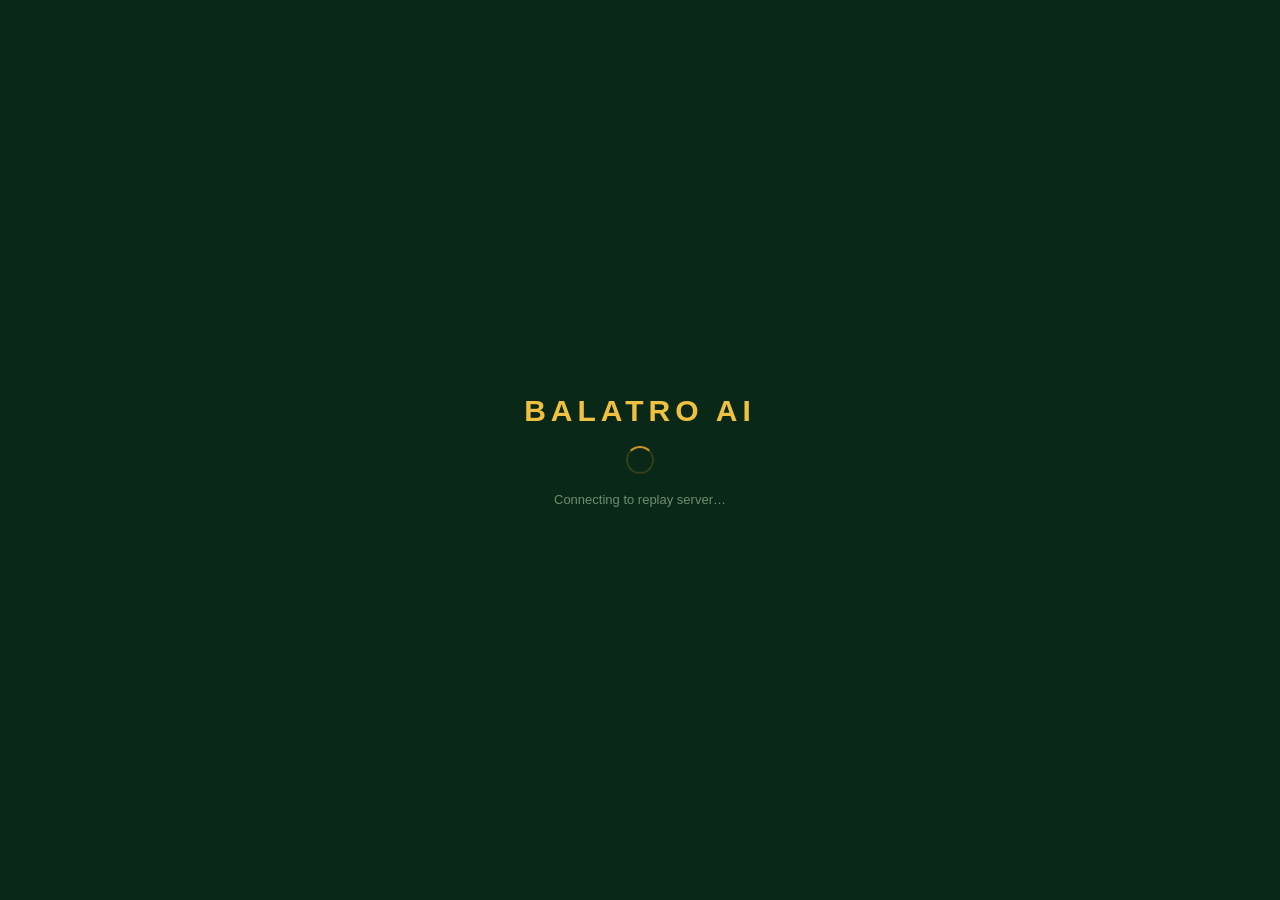
<file: static/index.html>
<!DOCTYPE html>
<html lang="en">
<head>
  <meta charset="UTF-8"/>
  <meta name="viewport" content="width=device-width, initial-scale=1.0"/>
  <title>Balatro AI — Replay</title>
  <link rel="stylesheet" href="style.css"/>
  <script>window.WS_PORT = __WS_PORT__;</script>
</head>
<body>

<div id="connecting">
  <div class="clogo">BALATRO AI</div>
  <div class="cspinner"></div>
  <div class="csub">Connecting to replay server…</div>
</div>

<div id="app">

  <header id="hdr">
    <span class="logo">BALATRO AI</span>
    <span id="h-mode"  class="pill phase">—</span>
    <span id="h-phase" class="pill phase">—</span>
    <span id="h-ante"  class="pill">—</span>
    <span id="h-money" class="pill money">$—</span>
    <span id="h-hands" class="pill hands">— ♠</span>
    <span id="h-disc"  class="pill disc">— ↩</span>
    <span id="h-won"   class="pill won" style="display:none">🏆 Won!</span>
    <div id="conn"></div>
  </header>

  <section id="scr">
    <div class="srow">
      <div class="bar-wrap"><div class="bar-fill" id="bar" style="width:0%"></div></div>
      <div class="snums">
        <b id="s-cur">0</b>
        <span class="sep">/</span>
        <span id="s-max">—</span>
        <span class="sep">·</span>
        <span class="pct" id="s-pct">0%</span>
      </div>
    </div>
    <div class="hand-eval" id="heval">
      <span class="he-name"  id="he-name"></span>
      <span class="he-dim">·</span>
      <span class="he-chips" id="he-chips"></span>
      <span class="he-dim">×</span>
      <span class="he-mult"  id="he-mult"></span>
      <span class="he-score" id="he-score"></span>
    </div>
  </section>

  <aside id="side">
    <div class="panel">
      <div class="ph">🃏 Jokers <span class="ph-right" id="joker-count"></span></div>
      <div class="pb col" id="joker-body"></div>
    </div>
    <div class="panel">
      <div class="ph">✨ Consumables</div>
      <div class="pb" id="cons-body"></div>
    </div>
  </aside>

  <main id="main"></main>

  <section id="hist"></section>

  <div id="replay-picker" style="display:none"></div>

  <section id="acts">
    <div class="acts-label" id="acts-label">Actions</div>
    <div class="acts-row" id="acts-row"></div>
    <div class="watch-note" id="watch-note">
      <div class="wdot"></div>
      <span>Watch mode — agent is playing</span>
    </div>
  </section>

  <footer id="log">
    <div class="lh">Action Log</div>
    <div id="log-list"></div>
  </footer>

</div>

<script src="app.js"></script>
</body>
</html>
</file>
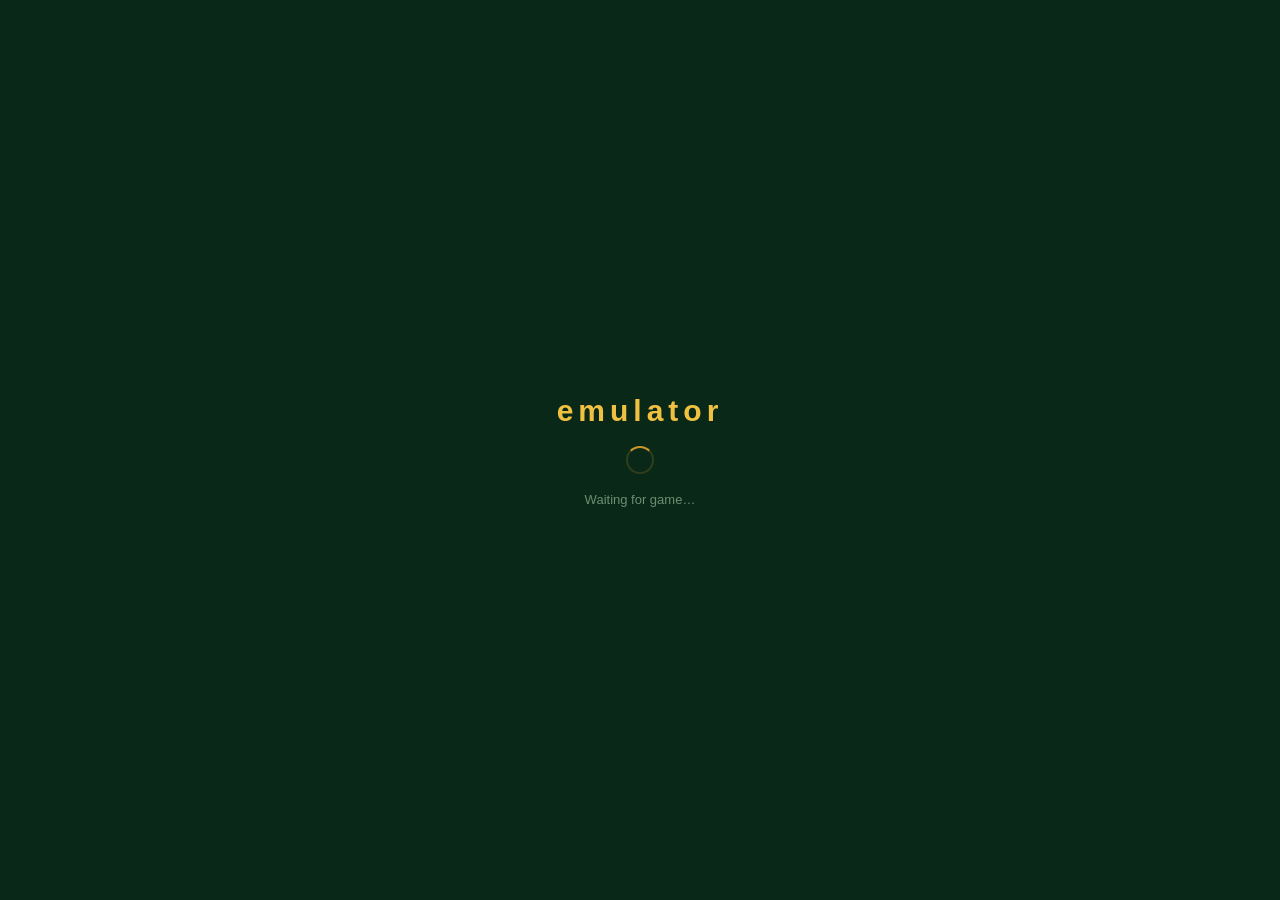
<file: emulator/visualization/static/index.html>
<!DOCTYPE html>
<html lang="en">
<head>
  <meta charset="UTF-8"/>
  <meta name="viewport" content="width=device-width, initial-scale=1.0"/>
  <title>emulator — Balatro Simulator</title>
  <link rel="stylesheet" href="style.css"/>
  <script>window.WS_PORT = __WS_PORT__;</script>
</head>
<body>

<div id="connecting">
  <div class="clogo">emulator</div>
  <div class="cspinner"></div>
  <div class="csub">Waiting for game…</div>
</div>

<div id="app">

  <header id="hdr">
    <span class="logo">emulator</span>
    <span id="h-mode"  class="pill phase">—</span>
    <span id="h-phase" class="pill phase">—</span>
    <span id="h-ante"  class="pill">—</span>
    <span id="h-money" class="pill money">$—</span>
    <span id="h-hands" class="pill hands">— ♠</span>
    <span id="h-disc"  class="pill disc">— ↩</span>
    <span id="h-won"   class="pill won" style="display:none">🏆 Won!</span>
    <div id="conn"></div>
  </header>

  <section id="scr">
    <div class="srow">
      <div class="bar-wrap"><div class="bar-fill" id="bar" style="width:0%"></div></div>
      <div class="snums">
        <b id="s-cur">0</b>
        <span class="sep">/</span>
        <span id="s-max">—</span>
        <span class="sep">·</span>
        <span class="pct" id="s-pct">0%</span>
      </div>
    </div>
    <div class="hand-eval" id="heval">
      <span class="he-name"  id="he-name"></span>
      <span class="he-dim">·</span>
      <span class="he-chips" id="he-chips"></span>
      <span class="he-dim">×</span>
      <span class="he-mult"  id="he-mult"></span>
      <span class="he-score" id="he-score"></span>
    </div>
  </section>

  <aside id="side">
    <div class="panel">
      <div class="ph">🃏 Jokers <span class="ph-right" id="joker-count"></span></div>
      <div class="pb col" id="joker-body"></div>
    </div>
    <div class="panel">
      <div class="ph">✨ Consumables</div>
      <div class="pb" id="cons-body"></div>
    </div>
  </aside>

  <main id="main"></main>

  <section id="hist"></section>

  <!-- Replay mode UI — hidden in live/play mode -->
  <div id="replay-picker" style="display:none"></div>

  <section id="acts">
    <div class="acts-label" id="acts-label">Actions</div>
    <div class="acts-row" id="acts-row"></div>
    <div class="watch-note" id="watch-note">
      <div class="wdot"></div>
      <span>Watch mode — agent is playing</span>
    </div>
  </section>

  <footer id="log">
    <div class="lh">Action Log</div>
    <div id="log-list"></div>
  </footer>

</div>

<script src="app.js"></script>
</body>
</html>
</file>
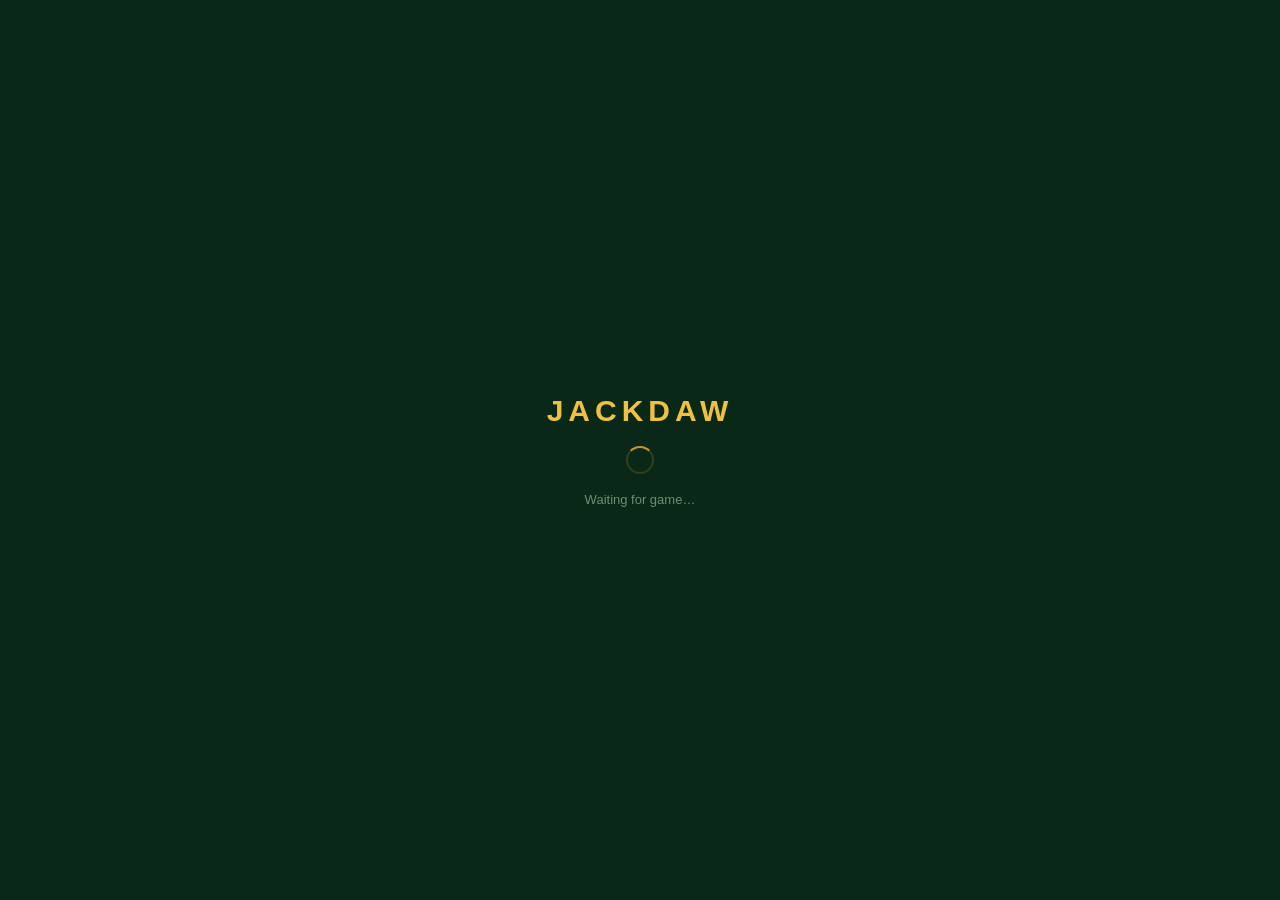
<file: jackdaw/visualization/static/index.html>
<!DOCTYPE html>
<html lang="en">
<head>
  <meta charset="UTF-8"/>
  <meta name="viewport" content="width=device-width, initial-scale=1.0"/>
  <title>Jackdaw — Balatro Simulator</title>
  <link rel="stylesheet" href="style.css"/>
  <script>window.WS_PORT = __WS_PORT__;</script>
</head>
<body>

<div id="connecting">
  <div class="clogo">JACKDAW</div>
  <div class="cspinner"></div>
  <div class="csub">Waiting for game…</div>
</div>

<div id="app">

  <header id="hdr">
    <span class="logo">JACKDAW</span>
    <span id="h-mode"  class="pill phase">—</span>
    <span id="h-phase" class="pill phase">—</span>
    <span id="h-ante"  class="pill">—</span>
    <span id="h-money" class="pill money">$—</span>
    <span id="h-hands" class="pill hands">— ♠</span>
    <span id="h-disc"  class="pill disc">— ↩</span>
    <span id="h-won"   class="pill won" style="display:none">🏆 Won!</span>
    <div id="conn"></div>
  </header>

  <section id="scr">
    <div class="srow">
      <div class="bar-wrap"><div class="bar-fill" id="bar" style="width:0%"></div></div>
      <div class="snums">
        <b id="s-cur">0</b>
        <span class="sep">/</span>
        <span id="s-max">—</span>
        <span class="sep">·</span>
        <span class="pct" id="s-pct">0%</span>
      </div>
    </div>
    <div class="hand-eval" id="heval">
      <span class="he-name"  id="he-name"></span>
      <span class="he-dim">·</span>
      <span class="he-chips" id="he-chips"></span>
      <span class="he-dim">×</span>
      <span class="he-mult"  id="he-mult"></span>
      <span class="he-score" id="he-score"></span>
    </div>
  </section>

  <aside id="side">
    <div class="panel">
      <div class="ph">🃏 Jokers <span class="ph-right" id="joker-count"></span></div>
      <div class="pb col" id="joker-body"></div>
    </div>
    <div class="panel">
      <div class="ph">✨ Consumables</div>
      <div class="pb" id="cons-body"></div>
    </div>
  </aside>

  <main id="main"></main>

  <section id="hist"></section>

  <!-- Replay mode UI — hidden in live/play mode -->
  <div id="replay-picker" style="display:none"></div>

  <section id="acts">
    <div class="acts-label" id="acts-label">Actions</div>
    <div class="acts-row" id="acts-row"></div>
    <div class="watch-note" id="watch-note">
      <div class="wdot"></div>
      <span>Watch mode — agent is playing</span>
    </div>
  </section>

  <footer id="log">
    <div class="lh">Action Log</div>
    <div id="log-list"></div>
  </footer>

</div>

<script src="app.js"></script>
</body>
</html>
</file>
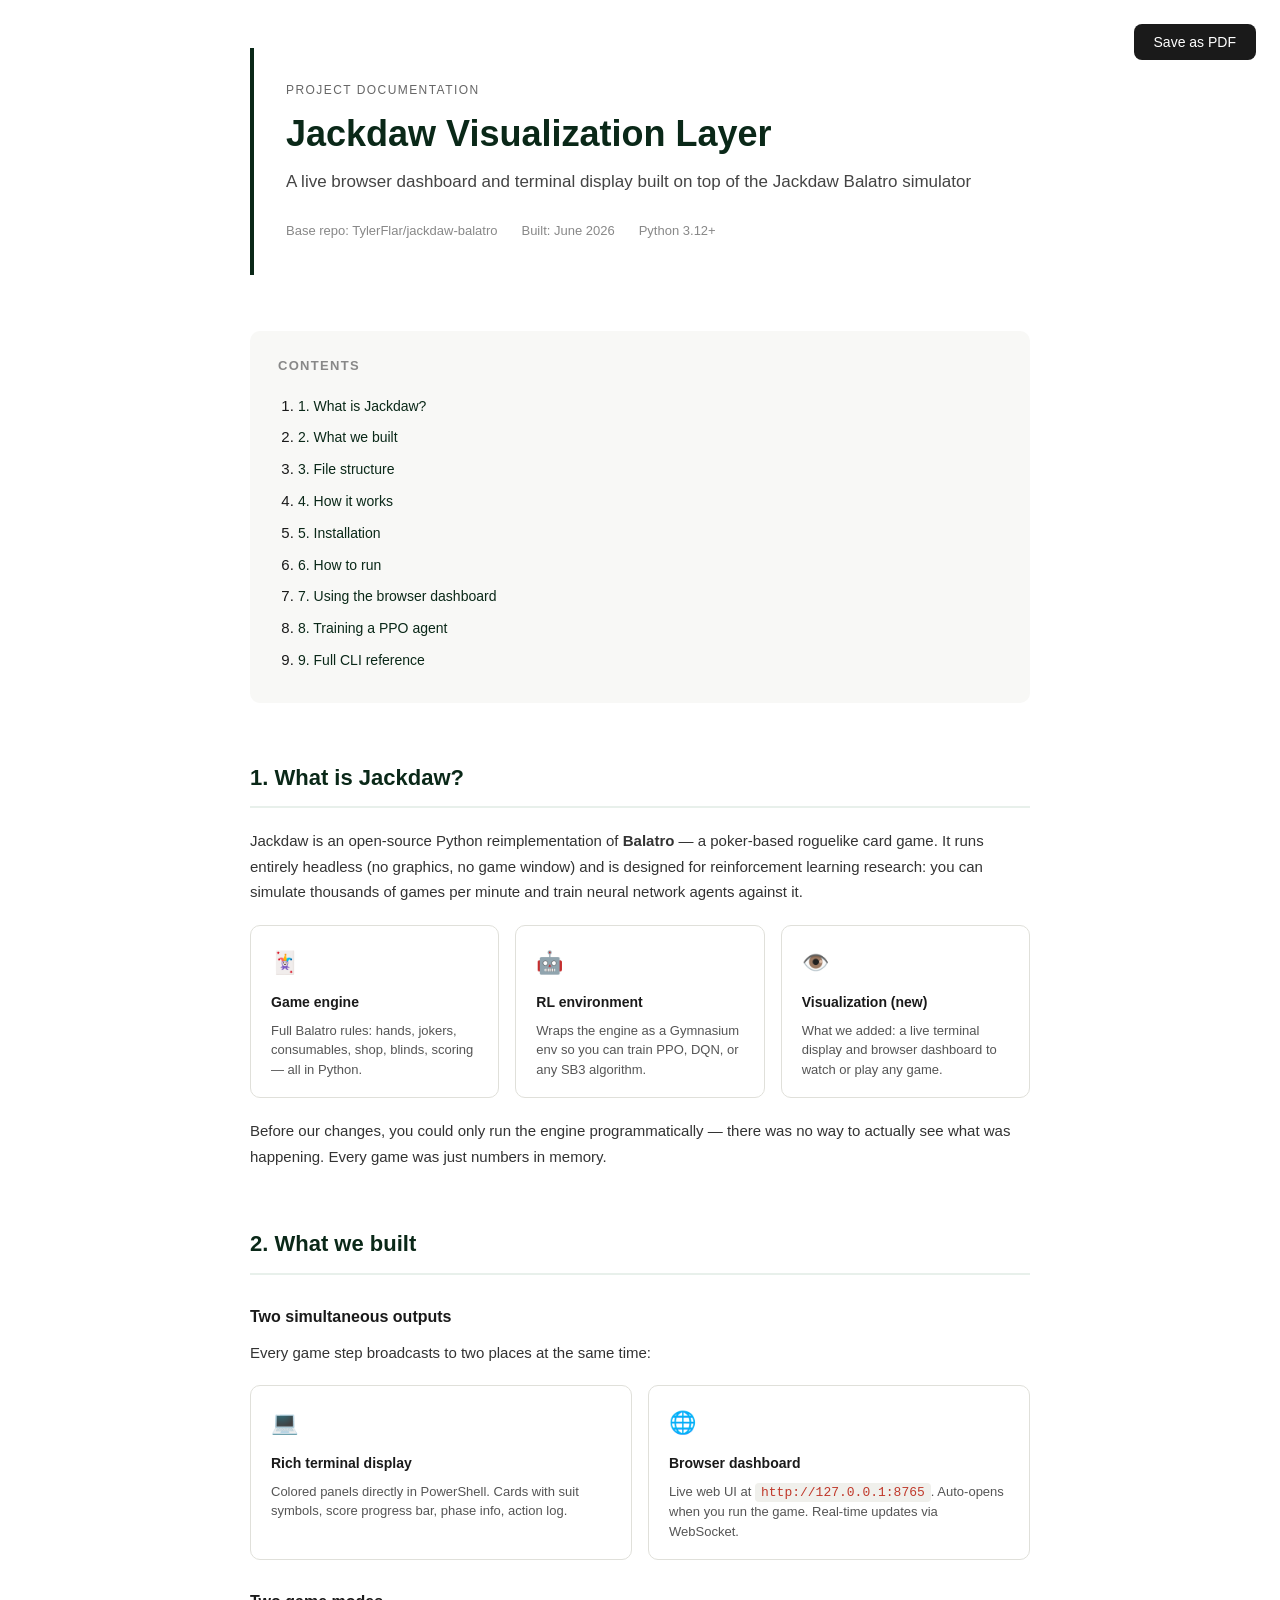
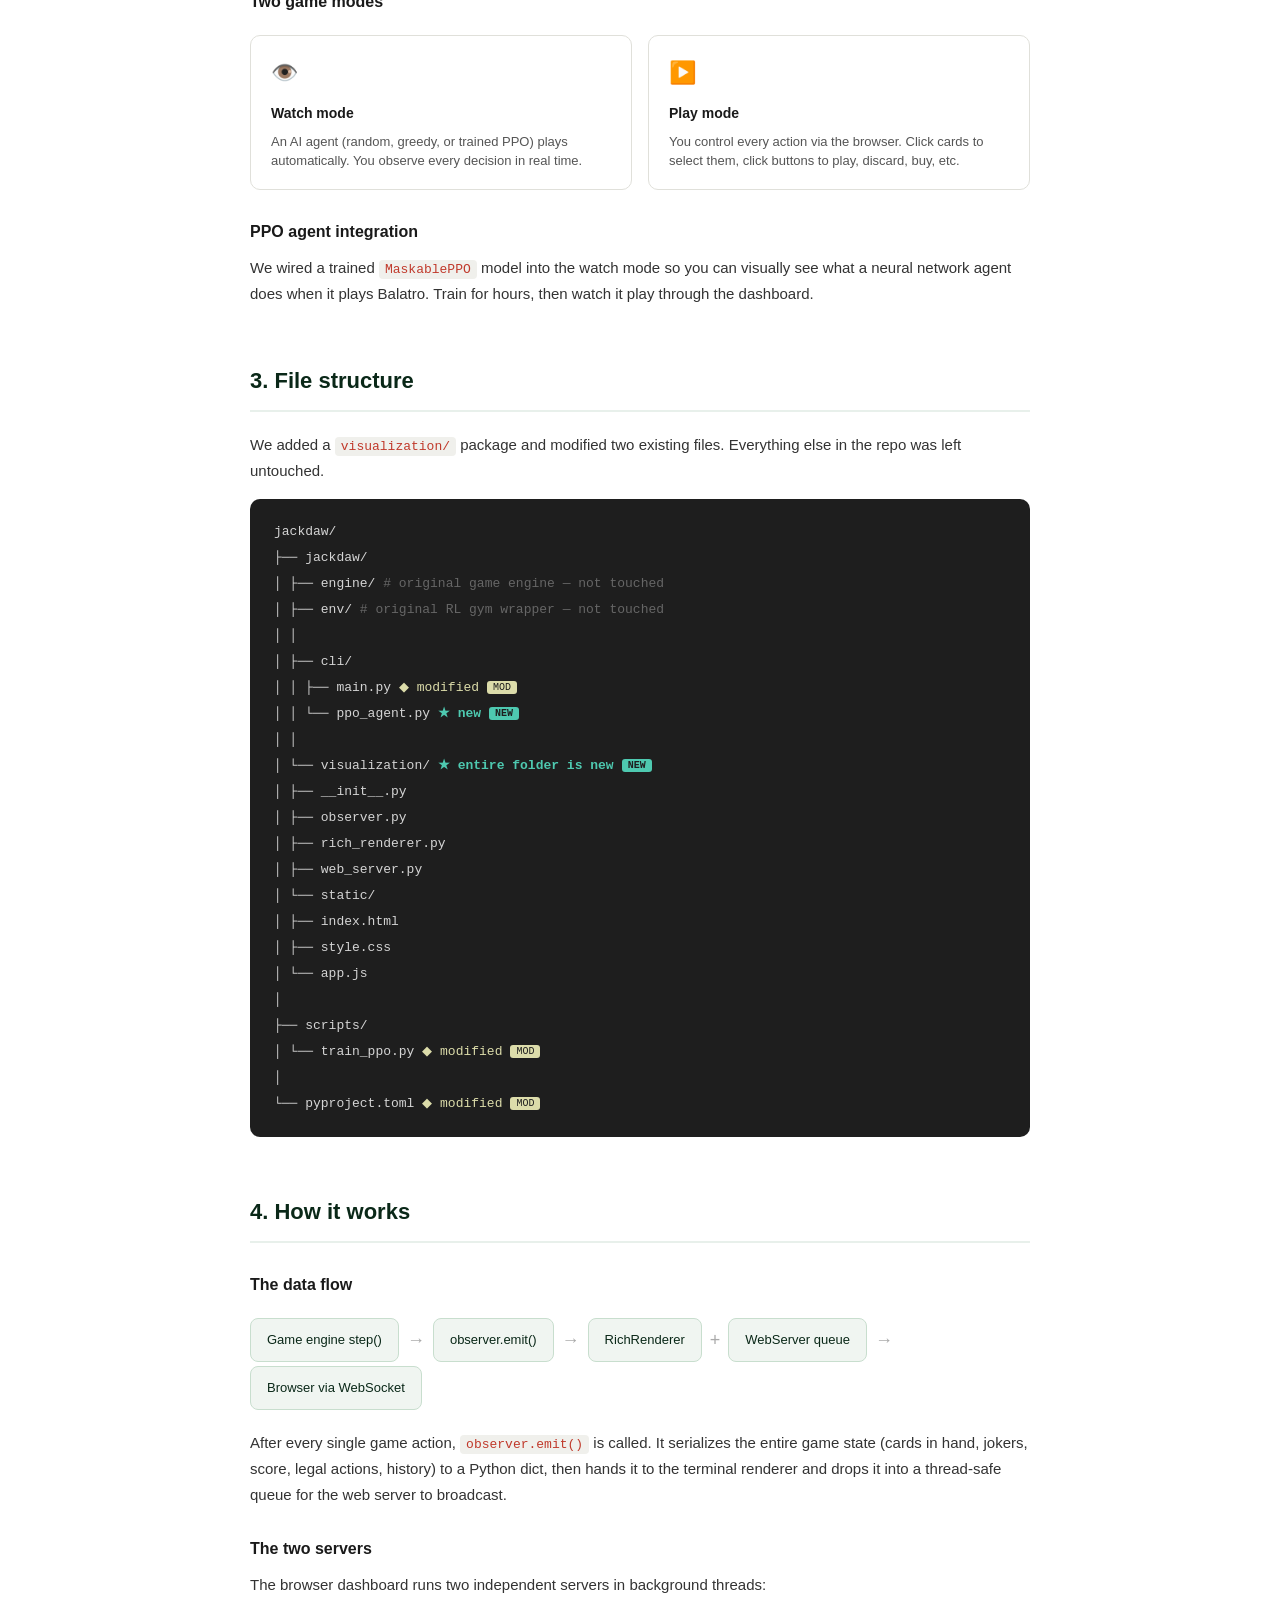
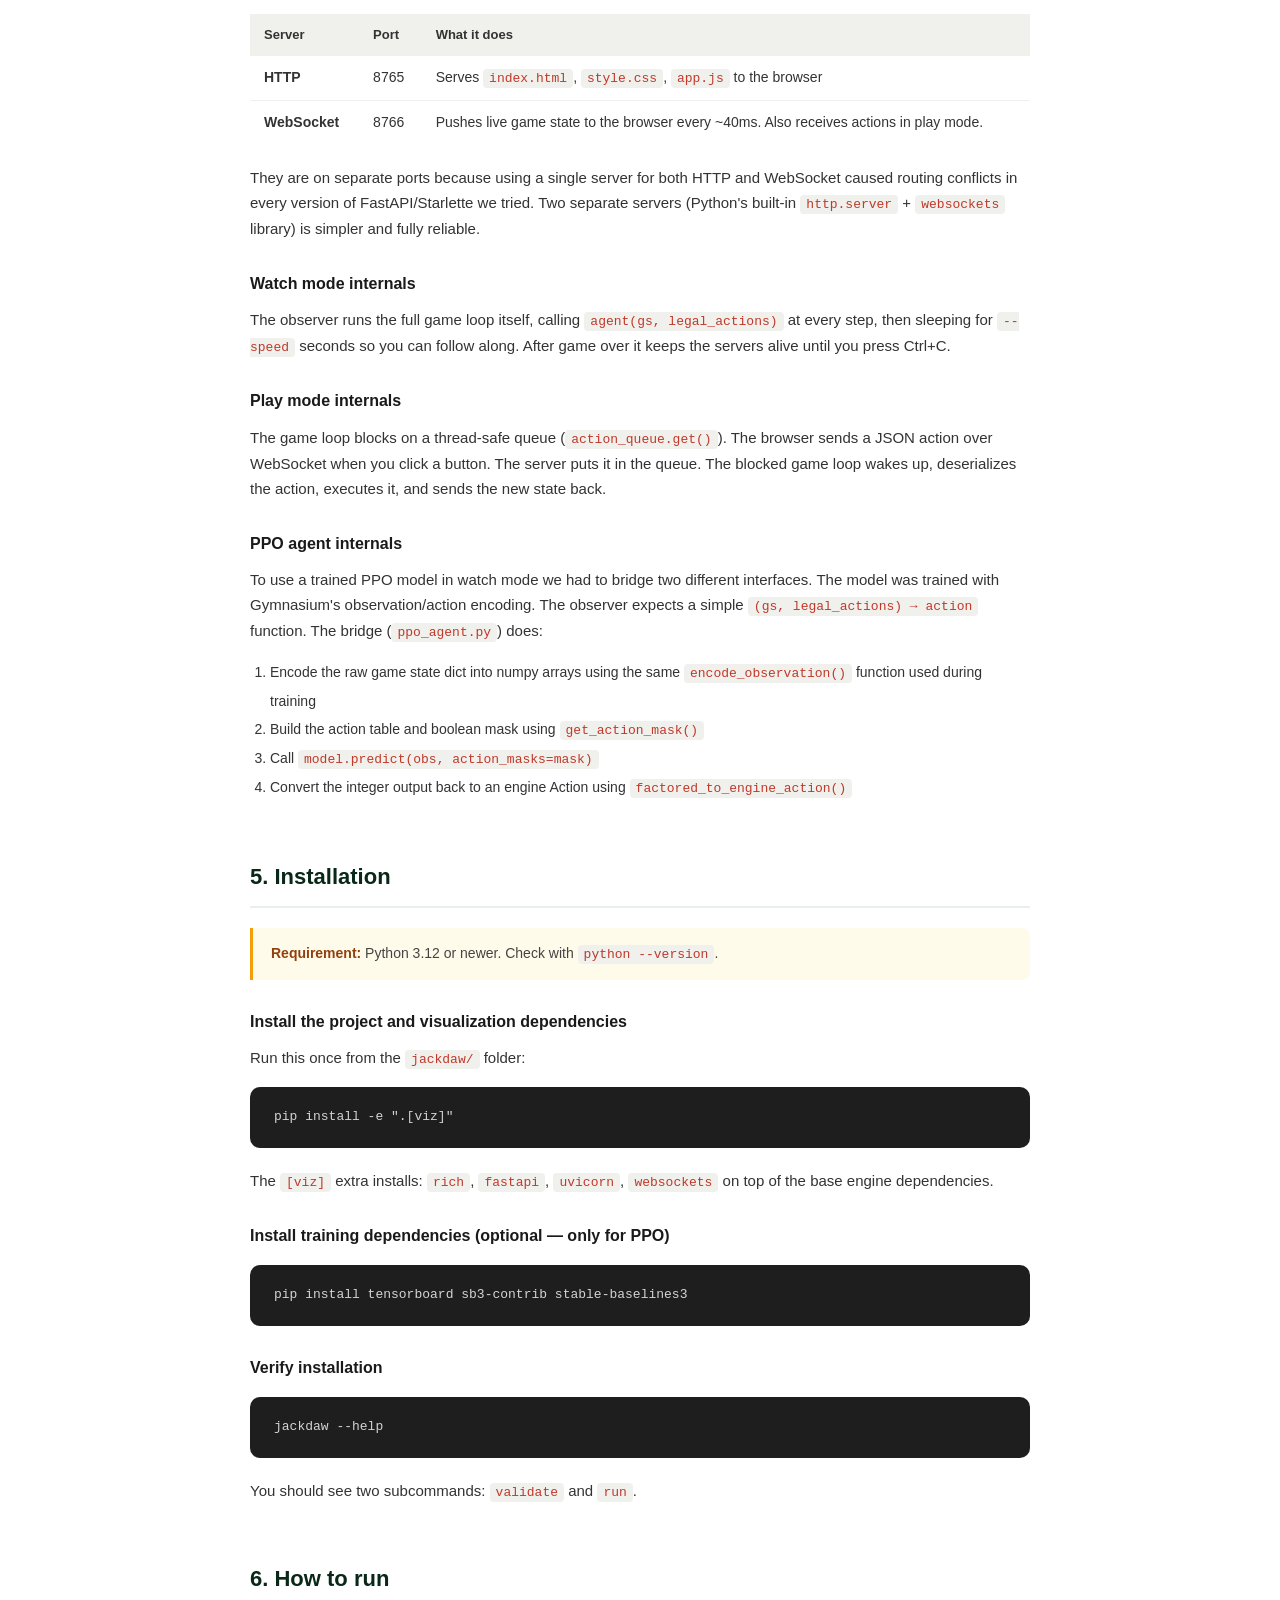
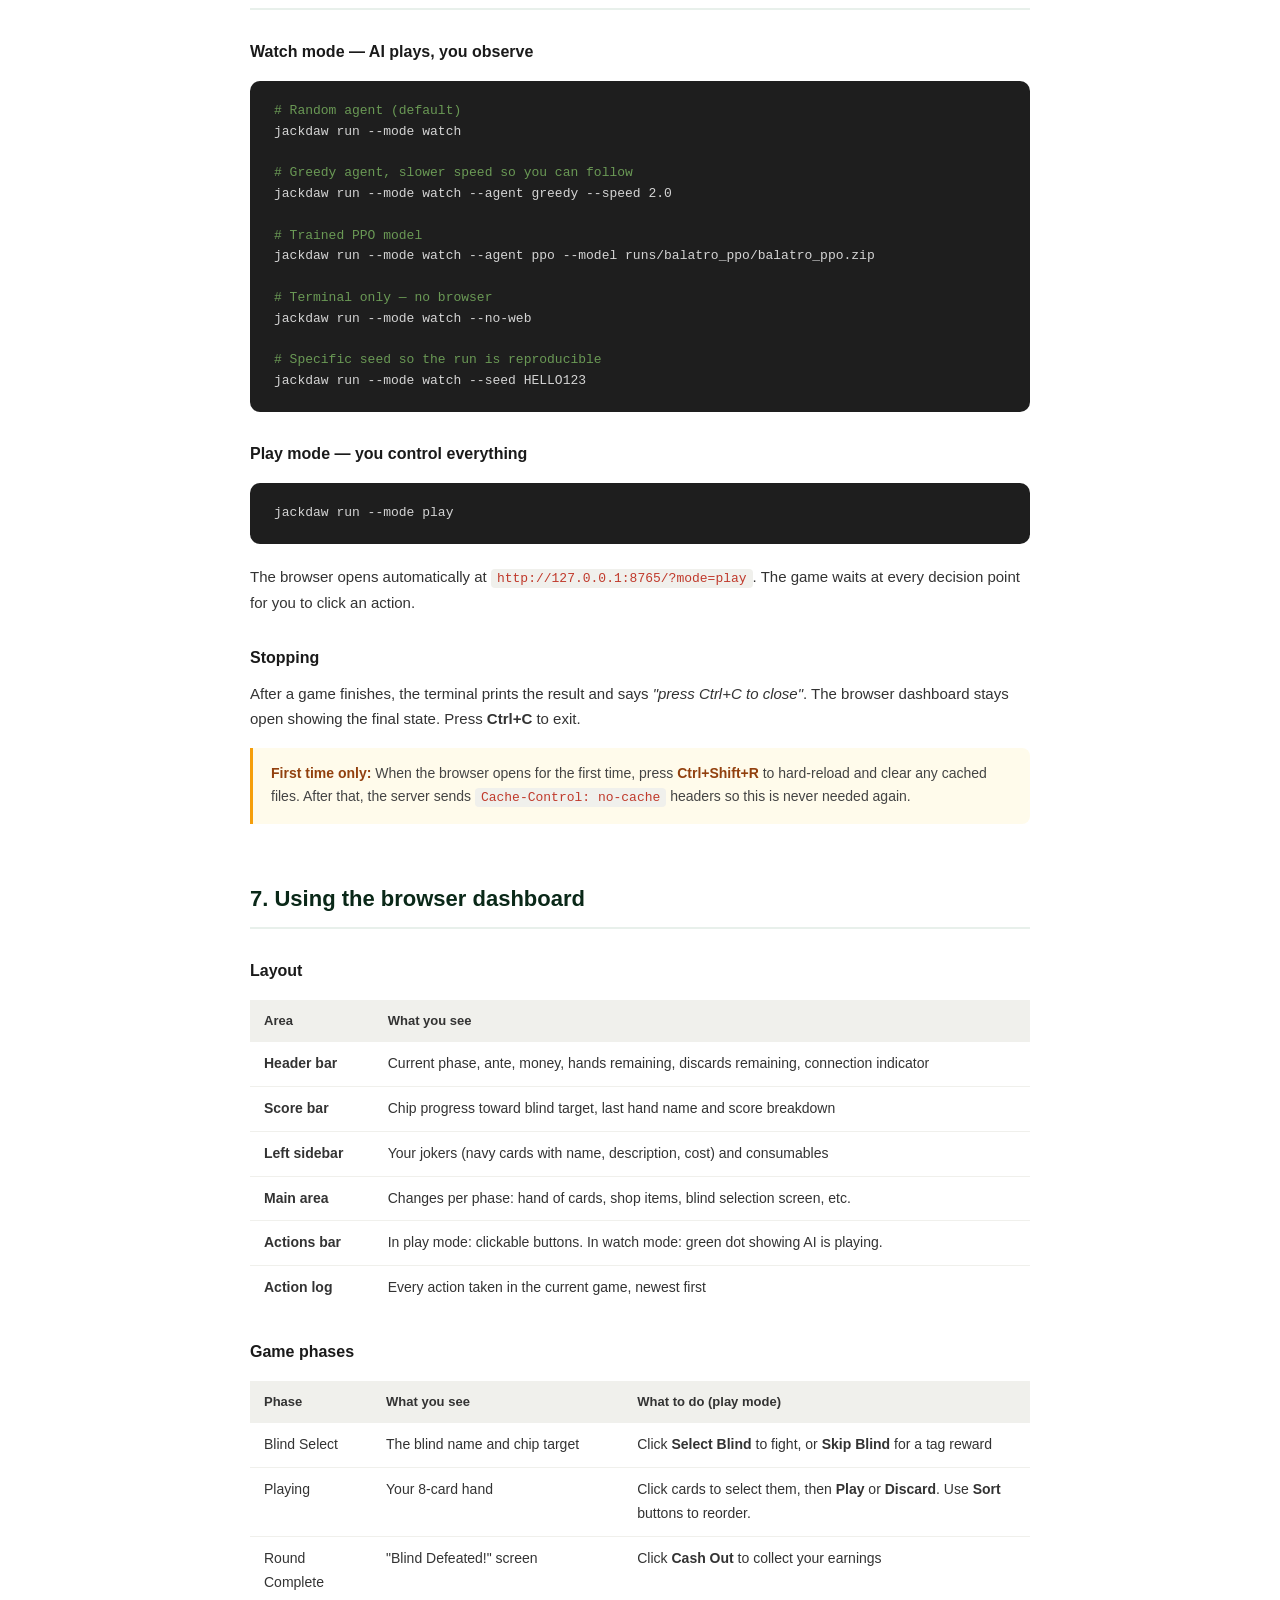
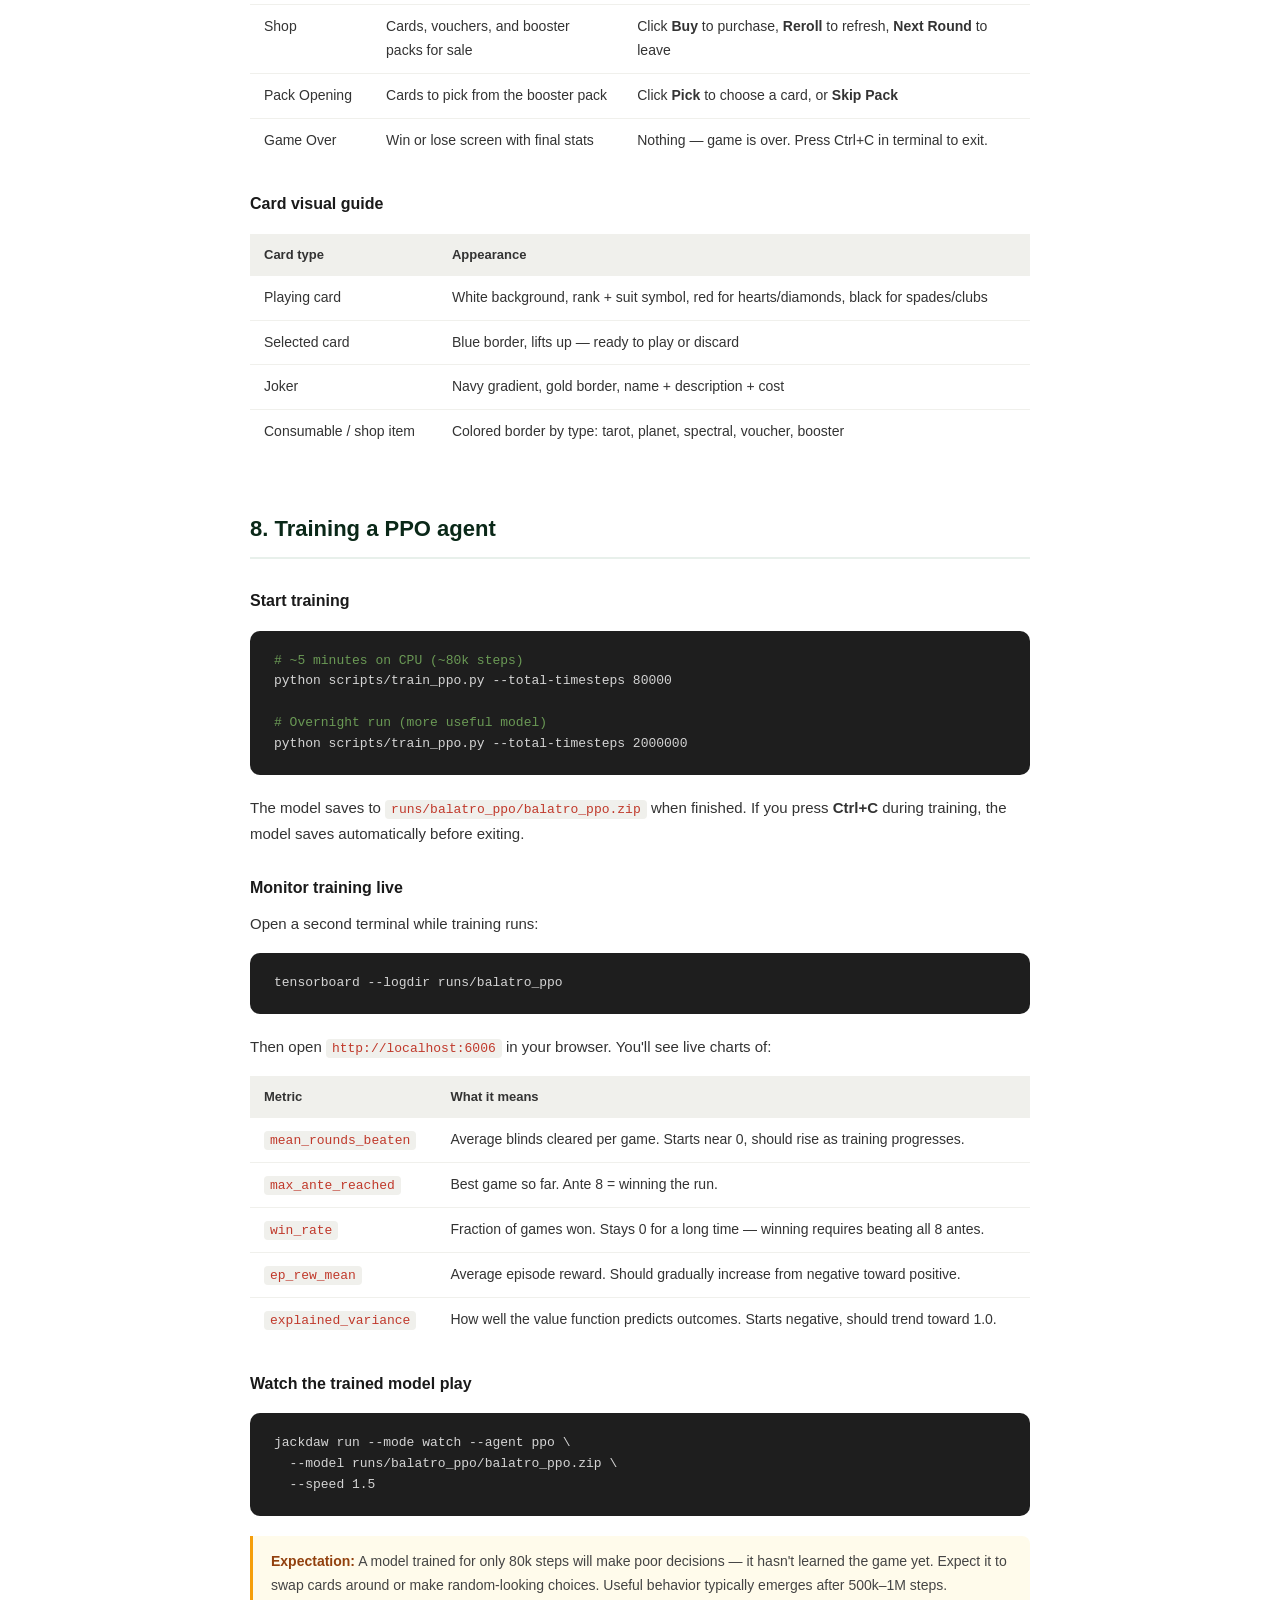
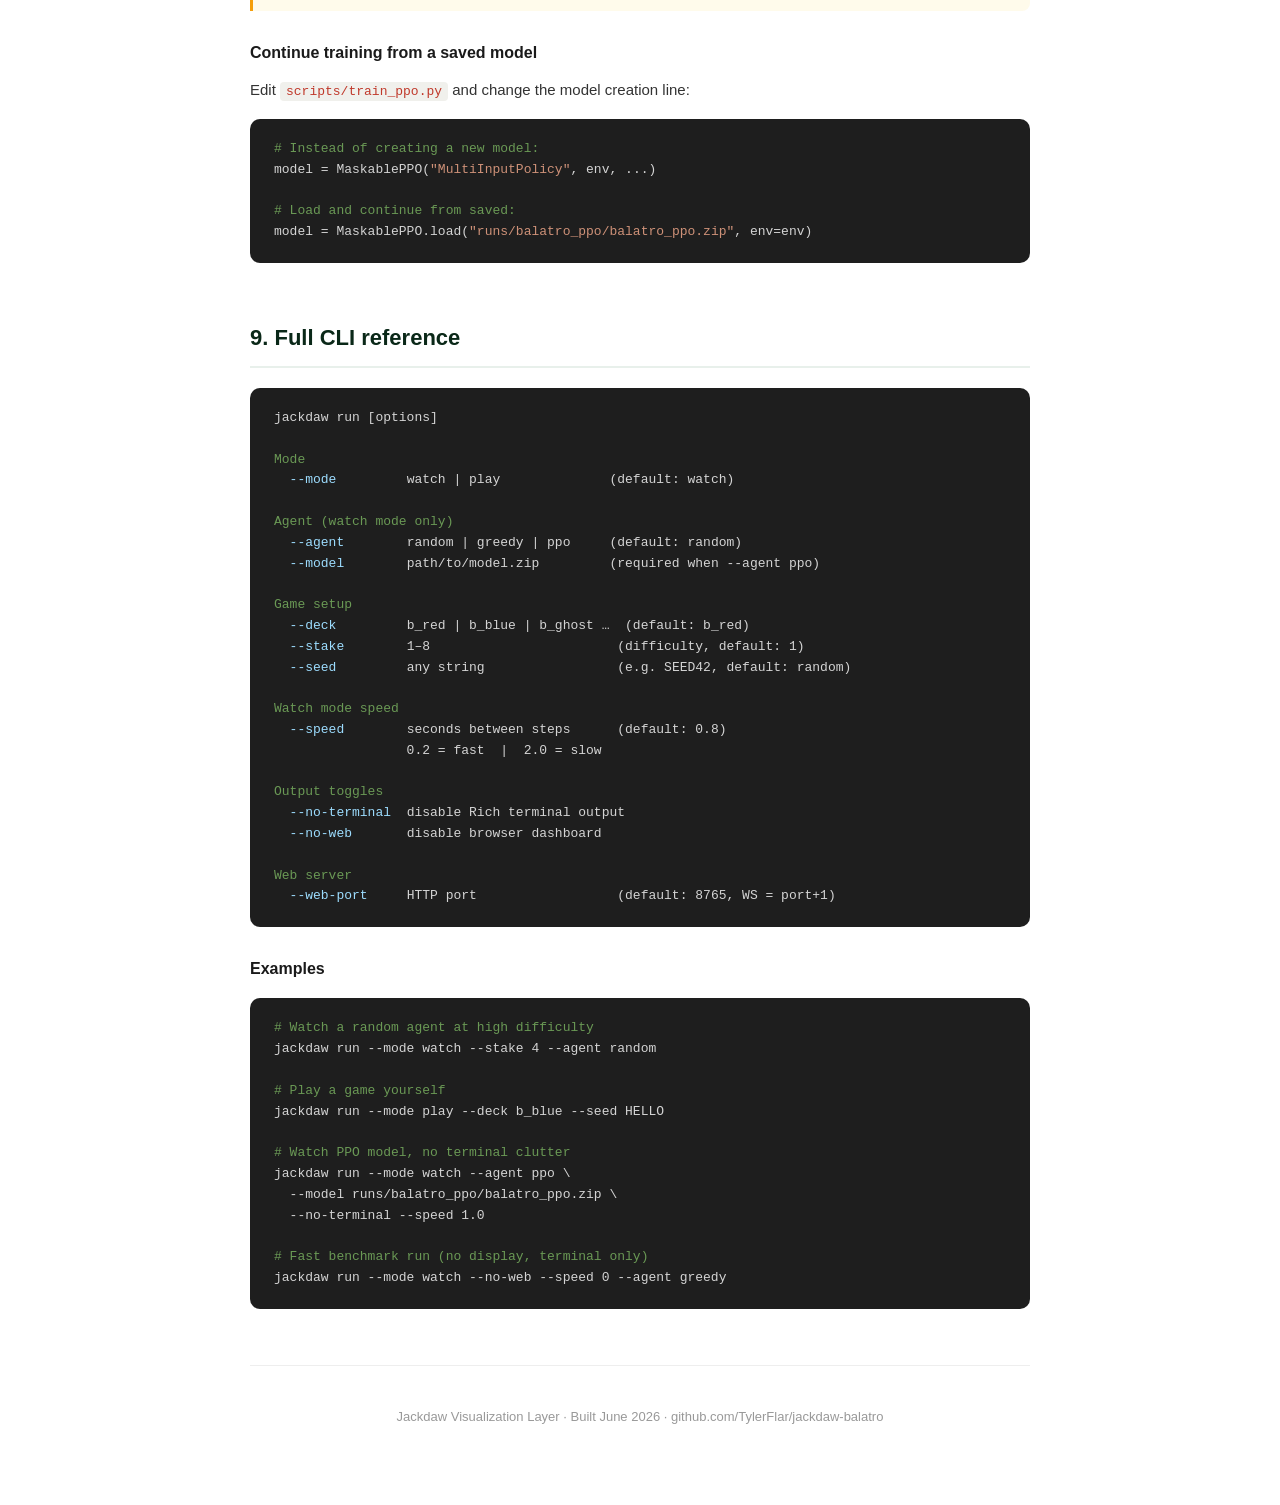
<file: docs/visualization-guide.html>
<!DOCTYPE html>
<html lang="en">
<head>
<meta charset="UTF-8"/>
<meta name="viewport" content="width=device-width, initial-scale=1.0"/>
<title>Jackdaw Visualization — Project Guide</title>
<style>
  * { box-sizing: border-box; margin: 0; padding: 0; }

  body {
    font-family: -apple-system, BlinkMacSystemFont, 'Segoe UI', sans-serif;
    font-size: 15px;
    line-height: 1.7;
    color: #1a1a1a;
    background: #fff;
    max-width: 860px;
    margin: 0 auto;
    padding: 48px 40px 80px;
  }

  /* Print button */
  .print-btn {
    position: fixed;
    top: 24px;
    right: 24px;
    background: #1a1a1a;
    color: #fff;
    border: none;
    padding: 10px 20px;
    border-radius: 8px;
    font-size: 14px;
    cursor: pointer;
    font-family: inherit;
    z-index: 100;
  }
  .print-btn:hover { background: #333; }
  @media print { .print-btn { display: none; } }

  /* Cover */
  .cover {
    border-left: 4px solid #0a2818;
    padding: 32px 0 32px 32px;
    margin-bottom: 56px;
  }
  .cover-tag {
    font-size: 12px;
    text-transform: uppercase;
    letter-spacing: 0.12em;
    color: #666;
    margin-bottom: 12px;
  }
  .cover h1 {
    font-size: 36px;
    font-weight: 700;
    color: #0a2818;
    line-height: 1.2;
    margin-bottom: 12px;
  }
  .cover-sub {
    font-size: 17px;
    color: #444;
    margin-bottom: 24px;
  }
  .cover-meta {
    display: flex;
    gap: 24px;
    font-size: 13px;
    color: #888;
  }
  .cover-meta span { display: flex; align-items: center; gap: 6px; }

  /* TOC */
  .toc {
    background: #f8f8f6;
    border-radius: 10px;
    padding: 24px 28px;
    margin-bottom: 56px;
  }
  .toc h2 { font-size: 13px; text-transform: uppercase; letter-spacing: 0.1em; color: #888; margin-bottom: 16px; font-weight: 600; }
  .toc ol { padding-left: 20px; }
  .toc li { margin-bottom: 6px; }
  .toc a { color: #0a2818; text-decoration: none; font-size: 14px; }
  .toc a:hover { text-decoration: underline; }

  /* Sections */
  h2.section-title {
    font-size: 22px;
    font-weight: 700;
    color: #0a2818;
    margin-bottom: 20px;
    padding-bottom: 10px;
    border-bottom: 2px solid #e8f0eb;
  }
  h3 {
    font-size: 16px;
    font-weight: 600;
    color: #1a1a1a;
    margin: 28px 0 10px;
  }
  p { margin-bottom: 14px; color: #333; }
  section { margin-bottom: 56px; }

  /* Code */
  code {
    font-family: 'SF Mono', 'Fira Code', Consolas, monospace;
    font-size: 13px;
    background: #f0f0ec;
    padding: 2px 6px;
    border-radius: 4px;
    color: #c0392b;
  }
  pre {
    background: #1e1e1e;
    color: #d4d4d4;
    padding: 20px 24px;
    border-radius: 10px;
    font-family: 'SF Mono', 'Fira Code', Consolas, monospace;
    font-size: 13px;
    line-height: 1.6;
    overflow-x: auto;
    margin: 16px 0 20px;
  }
  pre .comment { color: #6a9955; }
  pre .kw { color: #569cd6; }
  pre .str { color: #ce9178; }
  pre .flag { color: #9cdcfe; }
  pre .cmd { color: #dcdcaa; }

  /* File tree */
  .file-tree {
    background: #1e1e1e;
    color: #d4d4d4;
    padding: 20px 24px;
    border-radius: 10px;
    font-family: 'SF Mono', 'Fira Code', Consolas, monospace;
    font-size: 13px;
    line-height: 2;
    margin: 16px 0 20px;
  }
  .file-tree .new { color: #4ec9b0; font-weight: 600; }
  .file-tree .mod { color: #dcdcaa; }
  .file-tree .orig { color: #666; }
  .file-tree .label {
    font-size: 10px;
    background: #4ec9b0;
    color: #1e1e1e;
    padding: 1px 6px;
    border-radius: 3px;
    margin-left: 8px;
    vertical-align: middle;
  }
  .file-tree .label.mod-label {
    background: #dcdcaa;
  }

  /* Cards */
  .card-grid {
    display: grid;
    grid-template-columns: repeat(auto-fit, minmax(240px, 1fr));
    gap: 16px;
    margin: 20px 0;
  }
  .card {
    border: 1px solid #e0e0da;
    border-radius: 10px;
    padding: 18px 20px;
  }
  .card-icon {
    font-size: 22px;
    margin-bottom: 10px;
  }
  .card h4 {
    font-size: 14px;
    font-weight: 600;
    margin-bottom: 6px;
    color: #1a1a1a;
  }
  .card p { font-size: 13px; color: #555; margin: 0; line-height: 1.5; }

  /* Table */
  table {
    width: 100%;
    border-collapse: collapse;
    margin: 16px 0 20px;
    font-size: 14px;
  }
  th {
    background: #f0f0ec;
    text-align: left;
    padding: 10px 14px;
    font-weight: 600;
    font-size: 13px;
    color: #333;
  }
  td {
    padding: 10px 14px;
    border-bottom: 1px solid #f0f0ec;
    color: #333;
    vertical-align: top;
  }
  tr:last-child td { border-bottom: none; }

  /* Flow diagram */
  .flow {
    display: flex;
    align-items: center;
    gap: 0;
    margin: 20px 0;
    flex-wrap: wrap;
    gap: 4px;
  }
  .flow-box {
    background: #f0f5f1;
    border: 1px solid #c8dece;
    border-radius: 8px;
    padding: 10px 16px;
    font-size: 13px;
    font-weight: 500;
    color: #0a2818;
    white-space: nowrap;
  }
  .flow-arrow {
    color: #aaa;
    font-size: 18px;
    padding: 0 4px;
  }

  /* Badge */
  .badge {
    display: inline-block;
    font-size: 11px;
    font-weight: 600;
    padding: 2px 8px;
    border-radius: 4px;
    margin-right: 4px;
    vertical-align: middle;
  }
  .badge-green { background: #e6f4ec; color: #1a7a3c; }
  .badge-yellow { background: #fef9e7; color: #9a6700; border: 1px solid #f0d060; }
  .badge-blue { background: #e8f0fe; color: #1a56a0; }
  .badge-red { background: #fde8e8; color: #9b1c1c; }

  /* Note box */
  .note {
    background: #fffbeb;
    border-left: 3px solid #f59e0b;
    padding: 14px 18px;
    border-radius: 0 8px 8px 0;
    margin: 16px 0;
    font-size: 14px;
    color: #444;
  }
  .note strong { color: #92400e; }

  /* Step list */
  .steps { list-style: none; padding: 0; margin: 16px 0; }
  .steps li {
    display: flex;
    gap: 16px;
    align-items: flex-start;
    margin-bottom: 16px;
  }
  .step-num {
    background: #0a2818;
    color: #fff;
    width: 26px;
    height: 26px;
    border-radius: 50%;
    display: flex;
    align-items: center;
    justify-content: center;
    font-size: 12px;
    font-weight: 700;
    flex-shrink: 0;
    margin-top: 2px;
  }
  .steps li p { margin: 0; font-size: 14px; }

  /* Divider */
  hr { border: none; border-top: 1px solid #eee; margin: 40px 0; }

  @media print {
    body { padding: 20px; font-size: 13px; }
    .cover { page-break-after: avoid; }
    section { page-break-inside: avoid; }
    pre { white-space: pre-wrap; word-break: break-word; }
    .toc { page-break-after: always; }
  }
</style>
</head>
<body>

<button class="print-btn" onclick="window.print()">Save as PDF</button>

<!-- Cover -->
<div class="cover">
  <div class="cover-tag">Project Documentation</div>
  <h1>Jackdaw Visualization Layer</h1>
  <div class="cover-sub">A live browser dashboard and terminal display built on top of the Jackdaw Balatro simulator</div>
  <div class="cover-meta">
    <span>Base repo: TylerFlar/jackdaw-balatro</span>
    <span>Built: June 2026</span>
    <span>Python 3.12+</span>
  </div>
</div>

<!-- TOC -->
<div class="toc">
  <h2>Contents</h2>
  <ol>
    <li><a href="#overview">1. What is Jackdaw?</a></li>
    <li><a href="#what-we-built">2. What we built</a></li>
    <li><a href="#structure">3. File structure</a></li>
    <li><a href="#how-it-works">4. How it works</a></li>
    <li><a href="#install">5. Installation</a></li>
    <li><a href="#usage">6. How to run</a></li>
    <li><a href="#dashboard">7. Using the browser dashboard</a></li>
    <li><a href="#training">8. Training a PPO agent</a></li>
    <li><a href="#cli-reference">9. Full CLI reference</a></li>
  </ol>
</div>

<!-- 1. Overview -->
<section id="overview">
  <h2 class="section-title">1. What is Jackdaw?</h2>
  <p>Jackdaw is an open-source Python reimplementation of <strong>Balatro</strong> — a poker-based roguelike card game. It runs entirely headless (no graphics, no game window) and is designed for reinforcement learning research: you can simulate thousands of games per minute and train neural network agents against it.</p>

  <div class="card-grid">
    <div class="card">
      <div class="card-icon">🃏</div>
      <h4>Game engine</h4>
      <p>Full Balatro rules: hands, jokers, consumables, shop, blinds, scoring — all in Python.</p>
    </div>
    <div class="card">
      <div class="card-icon">🤖</div>
      <h4>RL environment</h4>
      <p>Wraps the engine as a Gymnasium env so you can train PPO, DQN, or any SB3 algorithm.</p>
    </div>
    <div class="card">
      <div class="card-icon">👁️</div>
      <h4>Visualization (new)</h4>
      <p>What we added: a live terminal display and browser dashboard to watch or play any game.</p>
    </div>
  </div>

  <p>Before our changes, you could only run the engine programmatically — there was no way to actually see what was happening. Every game was just numbers in memory.</p>
</section>

<!-- 2. What we built -->
<section id="what-we-built">
  <h2 class="section-title">2. What we built</h2>

  <h3>Two simultaneous outputs</h3>
  <p>Every game step broadcasts to two places at the same time:</p>

  <div class="card-grid">
    <div class="card">
      <div class="card-icon">💻</div>
      <h4>Rich terminal display</h4>
      <p>Colored panels directly in PowerShell. Cards with suit symbols, score progress bar, phase info, action log.</p>
    </div>
    <div class="card">
      <div class="card-icon">🌐</div>
      <h4>Browser dashboard</h4>
      <p>Live web UI at <code>http://127.0.0.1:8765</code>. Auto-opens when you run the game. Real-time updates via WebSocket.</p>
    </div>
  </div>

  <h3>Two game modes</h3>

  <div class="card-grid">
    <div class="card">
      <div class="card-icon">👁️</div>
      <h4>Watch mode</h4>
      <p>An AI agent (random, greedy, or trained PPO) plays automatically. You observe every decision in real time.</p>
    </div>
    <div class="card">
      <div class="card-icon">▶️</div>
      <h4>Play mode</h4>
      <p>You control every action via the browser. Click cards to select them, click buttons to play, discard, buy, etc.</p>
    </div>
  </div>

  <h3>PPO agent integration</h3>
  <p>We wired a trained <code>MaskablePPO</code> model into the watch mode so you can visually see what a neural network agent does when it plays Balatro. Train for hours, then watch it play through the dashboard.</p>
</section>

<!-- 3. Structure -->
<section id="structure">
  <h2 class="section-title">3. File structure</h2>
  <p>We added a <code>visualization/</code> package and modified two existing files. Everything else in the repo was left untouched.</p>

  <div class="file-tree">
jackdaw/<br>
├── jackdaw/<br>
│   ├── engine/          <span class="orig"># original game engine — not touched</span><br>
│   ├── env/             <span class="orig"># original RL gym wrapper — not touched</span><br>
│   │<br>
│   ├── cli/<br>
│   │   ├── main.py      <span class="mod">◆ modified<span class="label mod-label">MOD</span></span><br>
│   │   └── ppo_agent.py <span class="new">★ new<span class="label">NEW</span></span><br>
│   │<br>
│   └── visualization/   <span class="new">★ entire folder is new<span class="label">NEW</span></span><br>
│       ├── __init__.py<br>
│       ├── observer.py<br>
│       ├── rich_renderer.py<br>
│       ├── web_server.py<br>
│       └── static/<br>
│           ├── index.html<br>
│           ├── style.css<br>
│           └── app.js<br>
│<br>
├── scripts/<br>
│   └── train_ppo.py     <span class="mod">◆ modified<span class="label mod-label">MOD</span></span><br>
│<br>
└── pyproject.toml       <span class="mod">◆ modified<span class="label mod-label">MOD</span></span>
  </div>
</section>

<!-- 4. How it works -->
<section id="how-it-works">
  <h2 class="section-title">4. How it works</h2>

  <h3>The data flow</h3>
  <div class="flow">
    <div class="flow-box">Game engine step()</div>
    <div class="flow-arrow">→</div>
    <div class="flow-box">observer.emit()</div>
    <div class="flow-arrow">→</div>
    <div class="flow-box">RichRenderer</div>
    <div class="flow-arrow">+</div>
    <div class="flow-box">WebServer queue</div>
    <div class="flow-arrow">→</div>
    <div class="flow-box">Browser via WebSocket</div>
  </div>

  <p>After every single game action, <code>observer.emit()</code> is called. It serializes the entire game state (cards in hand, jokers, score, legal actions, history) to a Python dict, then hands it to the terminal renderer and drops it into a thread-safe queue for the web server to broadcast.</p>

  <h3>The two servers</h3>
  <p>The browser dashboard runs two independent servers in background threads:</p>

  <table>
    <tr>
      <th>Server</th>
      <th>Port</th>
      <th>What it does</th>
    </tr>
    <tr>
      <td><strong>HTTP</strong></td>
      <td>8765</td>
      <td>Serves <code>index.html</code>, <code>style.css</code>, <code>app.js</code> to the browser</td>
    </tr>
    <tr>
      <td><strong>WebSocket</strong></td>
      <td>8766</td>
      <td>Pushes live game state to the browser every ~40ms. Also receives actions in play mode.</td>
    </tr>
  </table>

  <p>They are on separate ports because using a single server for both HTTP and WebSocket caused routing conflicts in every version of FastAPI/Starlette we tried. Two separate servers (Python's built-in <code>http.server</code> + <code>websockets</code> library) is simpler and fully reliable.</p>

  <h3>Watch mode internals</h3>
  <p>The observer runs the full game loop itself, calling <code>agent(gs, legal_actions)</code> at every step, then sleeping for <code>--speed</code> seconds so you can follow along. After game over it keeps the servers alive until you press Ctrl+C.</p>

  <h3>Play mode internals</h3>
  <p>The game loop blocks on a thread-safe queue (<code>action_queue.get()</code>). The browser sends a JSON action over WebSocket when you click a button. The server puts it in the queue. The blocked game loop wakes up, deserializes the action, executes it, and sends the new state back.</p>

  <h3>PPO agent internals</h3>
  <p>To use a trained PPO model in watch mode we had to bridge two different interfaces. The model was trained with Gymnasium's observation/action encoding. The observer expects a simple <code>(gs, legal_actions) → action</code> function. The bridge (<code>ppo_agent.py</code>) does:</p>
  <ol style="padding-left: 20px; font-size: 14px; line-height: 2; color: #333;">
    <li>Encode the raw game state dict into numpy arrays using the same <code>encode_observation()</code> function used during training</li>
    <li>Build the action table and boolean mask using <code>get_action_mask()</code></li>
    <li>Call <code>model.predict(obs, action_masks=mask)</code></li>
    <li>Convert the integer output back to an engine Action using <code>factored_to_engine_action()</code></li>
  </ol>
</section>

<!-- 5. Installation -->
<section id="install">
  <h2 class="section-title">5. Installation</h2>

  <div class="note">
    <strong>Requirement:</strong> Python 3.12 or newer. Check with <code>python --version</code>.
  </div>

  <h3>Install the project and visualization dependencies</h3>
  <p>Run this once from the <code>jackdaw/</code> folder:</p>
  <pre>pip install -e ".[viz]"</pre>

  <p>The <code>[viz]</code> extra installs: <code>rich</code>, <code>fastapi</code>, <code>uvicorn</code>, <code>websockets</code> on top of the base engine dependencies.</p>

  <h3>Install training dependencies (optional — only for PPO)</h3>
  <pre>pip install tensorboard sb3-contrib stable-baselines3</pre>

  <h3>Verify installation</h3>
  <pre>jackdaw --help</pre>
  <p>You should see two subcommands: <code>validate</code> and <code>run</code>.</p>
</section>

<!-- 6. Usage -->
<section id="usage">
  <h2 class="section-title">6. How to run</h2>

  <h3>Watch mode — AI plays, you observe</h3>
  <pre><span class="comment"># Random agent (default)</span>
jackdaw run --mode watch

<span class="comment"># Greedy agent, slower speed so you can follow</span>
jackdaw run --mode watch --agent greedy --speed 2.0

<span class="comment"># Trained PPO model</span>
jackdaw run --mode watch --agent ppo --model runs/balatro_ppo/balatro_ppo.zip

<span class="comment"># Terminal only — no browser</span>
jackdaw run --mode watch --no-web

<span class="comment"># Specific seed so the run is reproducible</span>
jackdaw run --mode watch --seed HELLO123</pre>

  <h3>Play mode — you control everything</h3>
  <pre>jackdaw run --mode play</pre>
  <p>The browser opens automatically at <code>http://127.0.0.1:8765/?mode=play</code>. The game waits at every decision point for you to click an action.</p>

  <h3>Stopping</h3>
  <p>After a game finishes, the terminal prints the result and says <em>"press Ctrl+C to close"</em>. The browser dashboard stays open showing the final state. Press <strong>Ctrl+C</strong> to exit.</p>

  <div class="note">
    <strong>First time only:</strong> When the browser opens for the first time, press <strong>Ctrl+Shift+R</strong> to hard-reload and clear any cached files. After that, the server sends <code>Cache-Control: no-cache</code> headers so this is never needed again.
  </div>
</section>

<!-- 7. Dashboard -->
<section id="dashboard">
  <h2 class="section-title">7. Using the browser dashboard</h2>

  <h3>Layout</h3>
  <table>
    <tr><th>Area</th><th>What you see</th></tr>
    <tr><td><strong>Header bar</strong></td><td>Current phase, ante, money, hands remaining, discards remaining, connection indicator</td></tr>
    <tr><td><strong>Score bar</strong></td><td>Chip progress toward blind target, last hand name and score breakdown</td></tr>
    <tr><td><strong>Left sidebar</strong></td><td>Your jokers (navy cards with name, description, cost) and consumables</td></tr>
    <tr><td><strong>Main area</strong></td><td>Changes per phase: hand of cards, shop items, blind selection screen, etc.</td></tr>
    <tr><td><strong>Actions bar</strong></td><td>In play mode: clickable buttons. In watch mode: green dot showing AI is playing.</td></tr>
    <tr><td><strong>Action log</strong></td><td>Every action taken in the current game, newest first</td></tr>
  </table>

  <h3>Game phases</h3>
  <table>
    <tr><th>Phase</th><th>What you see</th><th>What to do (play mode)</th></tr>
    <tr><td>Blind Select</td><td>The blind name and chip target</td><td>Click <strong>Select Blind</strong> to fight, or <strong>Skip Blind</strong> for a tag reward</td></tr>
    <tr><td>Playing</td><td>Your 8-card hand</td><td>Click cards to select them, then <strong>Play</strong> or <strong>Discard</strong>. Use <strong>Sort</strong> buttons to reorder.</td></tr>
    <tr><td>Round Complete</td><td>"Blind Defeated!" screen</td><td>Click <strong>Cash Out</strong> to collect your earnings</td></tr>
    <tr><td>Shop</td><td>Cards, vouchers, and booster packs for sale</td><td>Click <strong>Buy</strong> to purchase, <strong>Reroll</strong> to refresh, <strong>Next Round</strong> to leave</td></tr>
    <tr><td>Pack Opening</td><td>Cards to pick from the booster pack</td><td>Click <strong>Pick</strong> to choose a card, or <strong>Skip Pack</strong></td></tr>
    <tr><td>Game Over</td><td>Win or lose screen with final stats</td><td>Nothing — game is over. Press Ctrl+C in terminal to exit.</td></tr>
  </table>

  <h3>Card visual guide</h3>
  <table>
    <tr><th>Card type</th><th>Appearance</th></tr>
    <tr><td>Playing card</td><td>White background, rank + suit symbol, red for hearts/diamonds, black for spades/clubs</td></tr>
    <tr><td>Selected card</td><td>Blue border, lifts up — ready to play or discard</td></tr>
    <tr><td>Joker</td><td>Navy gradient, gold border, name + description + cost</td></tr>
    <tr><td>Consumable / shop item</td><td>Colored border by type: tarot, planet, spectral, voucher, booster</td></tr>
  </table>
</section>

<!-- 8. Training -->
<section id="training">
  <h2 class="section-title">8. Training a PPO agent</h2>

  <h3>Start training</h3>
  <pre><span class="comment"># ~5 minutes on CPU (~80k steps)</span>
python scripts/train_ppo.py --total-timesteps 80000

<span class="comment"># Overnight run (more useful model)</span>
python scripts/train_ppo.py --total-timesteps 2000000</pre>

  <p>The model saves to <code>runs/balatro_ppo/balatro_ppo.zip</code> when finished. If you press <strong>Ctrl+C</strong> during training, the model saves automatically before exiting.</p>

  <h3>Monitor training live</h3>
  <p>Open a second terminal while training runs:</p>
  <pre>tensorboard --logdir runs/balatro_ppo</pre>
  <p>Then open <code>http://localhost:6006</code> in your browser. You'll see live charts of:</p>
  <table>
    <tr><th>Metric</th><th>What it means</th></tr>
    <tr><td><code>mean_rounds_beaten</code></td><td>Average blinds cleared per game. Starts near 0, should rise as training progresses.</td></tr>
    <tr><td><code>max_ante_reached</code></td><td>Best game so far. Ante 8 = winning the run.</td></tr>
    <tr><td><code>win_rate</code></td><td>Fraction of games won. Stays 0 for a long time — winning requires beating all 8 antes.</td></tr>
    <tr><td><code>ep_rew_mean</code></td><td>Average episode reward. Should gradually increase from negative toward positive.</td></tr>
    <tr><td><code>explained_variance</code></td><td>How well the value function predicts outcomes. Starts negative, should trend toward 1.0.</td></tr>
  </table>

  <h3>Watch the trained model play</h3>
  <pre>jackdaw run --mode watch --agent ppo \
  --model runs/balatro_ppo/balatro_ppo.zip \
  --speed 1.5</pre>

  <div class="note">
    <strong>Expectation:</strong> A model trained for only 80k steps will make poor decisions — it hasn't learned the game yet. Expect it to swap cards around or make random-looking choices. Useful behavior typically emerges after 500k–1M steps.
  </div>

  <h3>Continue training from a saved model</h3>
  <p>Edit <code>scripts/train_ppo.py</code> and change the model creation line:</p>
  <pre><span class="comment"># Instead of creating a new model:</span>
model = MaskablePPO(<span class="str">"MultiInputPolicy"</span>, env, ...)

<span class="comment"># Load and continue from saved:</span>
model = MaskablePPO.load(<span class="str">"runs/balatro_ppo/balatro_ppo.zip"</span>, env=env)</pre>
</section>

<!-- 9. CLI reference -->
<section id="cli-reference">
  <h2 class="section-title">9. Full CLI reference</h2>

  <pre>jackdaw run [options]

<span class="comment">Mode</span>
  <span class="flag">--mode</span>         watch | play              (default: watch)

<span class="comment">Agent (watch mode only)</span>
  <span class="flag">--agent</span>        random | greedy | ppo     (default: random)
  <span class="flag">--model</span>        path/to/model.zip         (required when --agent ppo)

<span class="comment">Game setup</span>
  <span class="flag">--deck</span>         b_red | b_blue | b_ghost …  (default: b_red)
  <span class="flag">--stake</span>        1–8                        (difficulty, default: 1)
  <span class="flag">--seed</span>         any string                 (e.g. SEED42, default: random)

<span class="comment">Watch mode speed</span>
  <span class="flag">--speed</span>        seconds between steps      (default: 0.8)
                 0.2 = fast  |  2.0 = slow

<span class="comment">Output toggles</span>
  <span class="flag">--no-terminal</span>  disable Rich terminal output
  <span class="flag">--no-web</span>       disable browser dashboard

<span class="comment">Web server</span>
  <span class="flag">--web-port</span>     HTTP port                  (default: 8765, WS = port+1)</pre>

  <h3>Examples</h3>
  <pre><span class="comment"># Watch a random agent at high difficulty</span>
jackdaw run --mode watch --stake 4 --agent random

<span class="comment"># Play a game yourself</span>
jackdaw run --mode play --deck b_blue --seed HELLO

<span class="comment"># Watch PPO model, no terminal clutter</span>
jackdaw run --mode watch --agent ppo \
  --model runs/balatro_ppo/balatro_ppo.zip \
  --no-terminal --speed 1.0

<span class="comment"># Fast benchmark run (no display, terminal only)</span>
jackdaw run --mode watch --no-web --speed 0 --agent greedy</pre>
</section>

<hr/>
<p style="font-size: 13px; color: #999; text-align: center;">Jackdaw Visualization Layer · Built June 2026 · github.com/TylerFlar/jackdaw-balatro</p>

</body>
</html>
</file>
<file: static/style.css>
/* ============================================================
   Balatro AI — Replay Dashboard
   ============================================================ */
*, *::before, *::after { box-sizing: border-box; margin: 0; padding: 0; }

:root {
  --felt:      #0d3320;
  --felt2:     #0a2818;
  --felt3:     #11402a;
  --gold:      #c9952a;
  --gold2:     #f0c040;
  --card-w:    58px;
  --card-h:    82px;
  --red:       #c0392b;
  --blackc:    #1c1c2e;
  --panel:     rgba(0,0,0,0.38);
  --border:    rgba(255,255,255,0.09);
  --text:      #e0e6e0;
  --muted:     #6b8f70;
  --chip-c:    #4a9eff;
  --mult-c:    #ff5a5a;
  --money-c:   #3ddc84;
  --r:         9px;
  --font:      -apple-system, BlinkMacSystemFont, 'Segoe UI', 'Helvetica Neue', Arial, sans-serif;
}

body {
  font-family: var(--font);
  background-color: #0a2818;
  background-image:
    radial-gradient(ellipse 80% 50% at 50% -10%, #11402a, transparent),
    url("data:image/svg+xml,%3Csvg width='4' height='4' xmlns='http://www.w3.org/2000/svg'%3E%3Crect width='1' height='1' x='0' y='0' fill='rgba(255,255,255,0.018)'/%3E%3Crect width='1' height='1' x='2' y='2' fill='rgba(255,255,255,0.018)'/%3E%3C/svg%3E");
  color: #e0e6e0;
  min-height: 100vh;
  font-size: 13px;
  overflow-x: hidden;
}

::-webkit-scrollbar { width: 5px; }
::-webkit-scrollbar-track { background: transparent; }
::-webkit-scrollbar-thumb { background: rgba(255,255,255,0.15); border-radius: 3px; }

/* ─── Layout ─────────────────────────────────────────────── */
#app {
  display: grid;
  grid-template-rows: 50px 54px 1fr auto auto 90px;
  grid-template-columns: 190px 1fr;
  grid-template-areas:
    "hdr  hdr"
    "scr  scr"
    "side main"
    "hist hist"
    "acts acts"
    "log  log";
  gap: 8px;
  padding: 8px;
  height: 100vh;
  max-width: 1280px;
  margin: 0 auto;
}
#app.replay-mode {
  grid-template-columns: 250px 1fr;
}

/* ─── Header ─────────────────────────────────────────────── */
#hdr {
  grid-area: hdr;
  background: rgba(0,0,0,0.38);
  border: 1px solid rgba(255,255,255,0.09);
  border-radius: 9px;
  display: flex;
  align-items: center;
  padding: 0 14px;
  gap: 10px;
  flex-wrap: wrap;
}

.logo {
  font-size: 16px;
  font-weight: 800;
  letter-spacing: 3px;
  color: #f0c040;
  text-transform: uppercase;
  margin-right: 4px;
  flex-shrink: 0;
}

.pill {
  padding: 3px 10px;
  border-radius: 20px;
  font-size: 11px;
  font-weight: 600;
  border: 1px solid rgba(255,255,255,0.1);
  background: rgba(255,255,255,0.05);
  white-space: nowrap;
}
.pill.phase   { background: rgba(201,149,42,0.2);  border-color: #c9952a; color: #f0c040; }
.pill.money   { background: rgba(61,220,132,0.14); border-color: rgba(61,220,132,0.4); color: #3ddc84; }
.pill.hands   { background: rgba(74,158,255,0.14); border-color: rgba(74,158,255,0.35); color: #4a9eff; }
.pill.disc    { background: rgba(255,90,90,0.12);  border-color: rgba(255,90,90,0.3);   color: #ff5a5a; }
.pill.won     { background: rgba(201,149,42,0.3);  border-color: #c9952a; color: #f0c040; animation: glow 1.8s ease-in-out infinite; }

#conn {
  margin-left: auto;
  width: 7px; height: 7px;
  border-radius: 50%;
  background: #444;
  flex-shrink: 0;
  transition: background .3s, box-shadow .3s;
}
#conn.ok  { background: #3ddc84; box-shadow: 0 0 7px #3ddc84; }
#conn.err { background: #ff5a5a; }

/* ─── Score ──────────────────────────────────────────────── */
#scr {
  grid-area: scr;
  background: rgba(0,0,0,0.38);
  border: 1px solid rgba(255,255,255,0.09);
  border-radius: 9px;
  padding: 0 16px;
  display: flex;
  flex-direction: column;
  justify-content: center;
  gap: 5px;
}
.srow { display: flex; align-items: center; gap: 12px; }
.bar-wrap {
  flex: 1;
  height: 14px;
  background: rgba(0,0,0,0.45);
  border-radius: 7px;
  overflow: hidden;
  border: 1px solid rgba(255,255,255,0.06);
}
.bar-fill {
  height: 100%;
  border-radius: 7px;
  background: linear-gradient(90deg, #e67e22 0%, #27ae60 100%);
  transition: width .6s cubic-bezier(.4,0,.2,1);
  position: relative;
}
.bar-fill::after {
  content: '';
  position: absolute;
  inset: 0 0 50%;
  background: rgba(255,255,255,0.12);
  border-radius: 7px 7px 0 0;
}
.snums { font-size: 12px; display: flex; gap: 5px; align-items: baseline; white-space: nowrap; }
.snums b { font-size: 15px; font-weight: 700; }
.snums .sep { color: #6b8f70; }
.snums .pct { color: #6b8f70; font-size: 11px; }

.hand-eval { display: none; align-items: center; gap: 8px; font-size: 12px; }
.hand-eval.visible { display: flex; }
.he-name  { font-weight: 700; color: #f0c040; font-size: 13px; }
.he-chips { color: #4a9eff; font-weight: 600; }
.he-mult  { color: #ff5a5a; font-weight: 600; }
.he-score { color: #c9952a; font-weight: 700; }
.he-dim   { color: #6b8f70; }

/* ─── Sidebar + Main ─────────────────────────────────────── */
#side {
  grid-area: side;
  display: flex;
  flex-direction: column;
  gap: 8px;
  overflow-y: auto;
  min-height: 0;
}
#main {
  grid-area: main;
  display: flex;
  flex-direction: column;
  gap: 8px;
  overflow-y: auto;
  min-height: 0;
}

/* ─── Panel ──────────────────────────────────────────────── */
.panel {
  background: rgba(0,0,0,0.38);
  border: 1px solid rgba(255,255,255,0.09);
  border-radius: 9px;
  overflow: hidden;
  flex-shrink: 0;
}
.ph {
  padding: 6px 12px;
  font-size: 10px;
  font-weight: 700;
  letter-spacing: 1.4px;
  text-transform: uppercase;
  color: #6b8f70;
  background: rgba(0,0,0,0.22);
  border-bottom: 1px solid rgba(255,255,255,0.09);
  display: flex;
  align-items: center;
  gap: 6px;
}
.ph .ph-right { margin-left: auto; font-weight: 400; color: #6b8f70; letter-spacing: 0; text-transform: none; font-size: 10px; }
.pb { padding: 10px; display: flex; flex-wrap: wrap; gap: 7px; align-items: flex-start; }
.pb.col { flex-direction: column; }

/* ─── Joker card ─────────────────────────────────────────── */
.jcard {
  background: linear-gradient(145deg, #111827, #1e3356);
  border: 1.5px solid #c9952a;
  border-radius: 8px;
  padding: 9px 8px 7px;
  display: flex;
  flex-direction: column;
  align-items: center;
  gap: 3px;
  width: 100%;
  position: relative;
  box-shadow: 0 4px 14px rgba(0,0,0,.5), inset 0 1px 0 rgba(255,255,255,.05);
}
.jcard .ji { font-size: 22px; }
.jcard .jn { font-size: 11px; font-weight: 700; color: #f0c040; text-align: center; line-height: 1.25; }
.jcard .jd { font-size: 9.5px; color: #6b8f70; text-align: center; line-height: 1.35; margin-top: 1px; }
.jcard .jc { font-size: 9px; color: #3ddc84; font-weight: 700; margin-top: 3px; }

/* ─── Actions ────────────────────────────────────────────── */
#acts {
  grid-area: acts;
  background: rgba(0,0,0,0.38);
  border: 1px solid rgba(255,255,255,0.09);
  border-radius: 9px;
  padding: 8px 12px;
}
.acts-label { font-size: 9.5px; font-weight: 700; letter-spacing: 1.4px; text-transform: uppercase; color: #6b8f70; margin-bottom: 7px; }
.acts-row   { display: flex; flex-wrap: wrap; gap: 6px; align-items: center; }

.btn {
  padding: 5px 14px;
  border-radius: 6px;
  border: 1px solid rgba(255,255,255,0.12);
  background: rgba(255,255,255,0.06);
  color: #e0e6e0;
  font-family: -apple-system, BlinkMacSystemFont, 'Segoe UI', Arial, sans-serif;
  font-size: 12px;
  font-weight: 600;
  cursor: pointer;
  transition: background .1s, transform .1s, box-shadow .1s;
  white-space: nowrap;
}
.btn:hover { background: rgba(255,255,255,0.13); transform: translateY(-1px); box-shadow: 0 3px 8px rgba(0,0,0,.3); }
.btn:active { transform: translateY(0); }
.btn.primary { background: rgba(74,158,255,0.18); border-color: rgba(74,158,255,.5); color: #7ec8ff; }
.btn.primary:hover { background: rgba(74,158,255,.3); }
.btn.danger  { background: rgba(255,90,90,0.14); border-color: rgba(255,90,90,.4); color: #ff8888; }
.btn.danger:hover  { background: rgba(255,90,90,.28); }
.btn.success { background: rgba(61,220,132,0.14); border-color: rgba(61,220,132,.4); color: #3ddc84; }
.btn.success:hover { background: rgba(61,220,132,.28); }
.btn:disabled { opacity: 0.3; pointer-events: none; }

.watch-note { display: none; align-items: center; gap: 6px; color: #6b8f70; font-size: 11px; }
.watch-note.show { display: flex; }
.wdot { width: 6px; height: 6px; border-radius: 50%; background: #3ddc84; animation: blink 1.2s ease-in-out infinite; }

/* ─── Log ────────────────────────────────────────────────── */
#log {
  grid-area: log;
  background: rgba(0,0,0,0.38);
  border: 1px solid rgba(255,255,255,0.09);
  border-radius: 9px;
  display: flex;
  flex-direction: column;
  overflow: hidden;
}
.lh { padding: 5px 12px; font-size: 9.5px; font-weight: 700; letter-spacing: 1.4px; text-transform: uppercase; color: #6b8f70; background: rgba(0,0,0,0.2); border-bottom: 1px solid rgba(255,255,255,0.09); flex-shrink: 0; }
#log-list { overflow-y: auto; padding: 5px 12px; display: flex; flex-direction: column; gap: 1px; flex: 1; }
.le { font-size: 11.5px; color: #6b8f70; padding: 1px 0 1px 8px; border-left: 2px solid transparent; line-height: 1.5; }
.le.new { color: #e0e6e0; border-color: #c9952a; }

/* ─── Empty ──────────────────────────────────────────────── */
.empty { color: #6b8f70; font-style: italic; font-size: 11.5px; padding: 2px; }

/* ─── Connecting overlay ─────────────────────────────────── */
#connecting {
  position: fixed;
  top: 0; left: 0; right: 0; bottom: 0;
  background-color: #0a2818;
  display: flex;
  flex-direction: column;
  align-items: center;
  justify-content: center;
  gap: 18px;
  z-index: 9999;
}
#connecting .clogo    { font-size: 30px; font-weight: 800; letter-spacing: 5px; color: #f0c040; }
#connecting .csub     { color: #6b8f70; font-size: 13px; }
#connecting .cspinner {
  width: 28px; height: 28px;
  border: 2.5px solid rgba(201,149,42,0.2);
  border-top-color: #c9952a;
  border-radius: 50%;
  animation: spin .75s linear infinite;
}

/* ─── Animations ─────────────────────────────────────────── */
@keyframes spin  { to { transform: rotate(360deg); } }
@keyframes blink { 0%,100%{opacity:1} 50%{opacity:.25} }
@keyframes glow  { 0%,100%{box-shadow:none} 50%{box-shadow:0 0 10px rgba(201,149,42,.6)} }
@keyframes pop   { from{opacity:0;transform:scale(.95) translateY(4px)} to{opacity:1;transform:none} }

.jcard { animation: pop .14s ease; }

/* ─── Hand History ───────────────────────────────────────── */
#hist {
  grid-area: hist;
  background: rgba(0,0,0,0.28);
  border: 1px solid rgba(255,255,255,0.07);
  border-radius: 9px;
  overflow: hidden;
}
#hist:empty { display: none; }
.hh-header {
  padding: 5px 12px 5px 14px;
  font-size: 9.5px; font-weight: 700; letter-spacing: 1.4px; text-transform: uppercase;
  color: #6b8f70; background: rgba(0,0,0,0.2); border-bottom: 1px solid rgba(255,255,255,0.07);
  display: flex; align-items: center; gap: 8px;
}
.hh-scroll { overflow-x: auto; padding: 8px 10px; display: flex; gap: 8px; align-items: flex-start; }
.hh-entry {
  flex-shrink: 0; background: rgba(255,255,255,0.04); border: 1px solid rgba(255,255,255,0.09);
  border-radius: 7px; padding: 7px 9px; min-width: 160px; max-width: 260px;
  display: flex; flex-direction: column; gap: 5px;
}
.hh-entry.debuffed { border-color: rgba(220,60,60,0.4); background: rgba(220,60,60,0.06); }
.hh-meta { font-size: 9.5px; color: #6b8f70; display: flex; gap: 5px; align-items: center; }
.hh-meta .hh-tag { background: rgba(100,140,100,0.18); border: 1px solid rgba(100,140,100,0.3); border-radius: 4px; padding: 0px 5px; color: #9dd89d; }
.hh-meta .hh-strat { background: rgba(74,158,255,0.14); border-color: rgba(74,158,255,0.35); color: #7ec8ff; }
.hh-type { font-size: 12px; font-weight: 700; color: #f0c040; }
.hh-score { font-size: 11px; color: #a0c8a0; display: flex; gap: 4px; align-items: baseline; }
.hh-score .hh-chips { color: #5bc8f5; }
.hh-score .hh-mult  { color: #f87171; }
.hh-score .hh-total { color: #f0c040; font-weight: 700; }
.hh-score .hh-dim   { color: #4a6a4a; font-size: 10px; }
.hh-cards { display: flex; flex-wrap: wrap; gap: 3px; }
.hh-card {
  font-size: 11px; font-weight: 600; border-radius: 4px;
  padding: 2px 5px; border: 1px solid rgba(255,255,255,0.15);
  background: rgba(255,255,255,0.06); color: #e0e6e0; white-space: nowrap;
}
.hh-card.red { color: #f87171; }
.hh-card.scored { border-color: rgba(240,192,64,0.5); background: rgba(240,192,64,0.1); }
.hh-card.destroyed { opacity: 0.45; text-decoration: line-through; }
.hh-jokers { display: flex; flex-wrap: wrap; gap: 3px; }
.hh-joker {
  font-size: 9.5px; border-radius: 4px; padding: 1px 5px;
  background: rgba(100,140,100,0.15); border: 1px solid rgba(100,140,100,0.3); color: #9dd89d;
}
.hh-dollars { font-size: 10px; color: #c9952a; }

/* ─── Replay — Active Jokers ─────────────────────────────── */
.rj-body { gap: 4px; }
.rj-chip {
  font-size: 10.5px; font-weight: 600; padding: 3px 8px; border-radius: 5px;
  background: linear-gradient(145deg, rgba(17,24,39,0.9), rgba(30,51,86,0.9));
  border: 1px solid #c9952a; color: #f0c040; white-space: nowrap;
  animation: pop .14s ease;
}

/* ─── Replay — Episode Sidebar ───────────────────────────── */
#replay-picker { display: none !important; }

.ep-panel { flex: 1; min-height: 0; display: flex; flex-direction: column; }
.ep-controls {
  display: flex; flex-direction: column; gap: 5px;
  padding: 6px 8px 4px; border-bottom: 1px solid rgba(255,255,255,0.06);
}
.ep-sort-sel {
  width: 100%; font-size: 10px; padding: 4px 6px; border-radius: 5px;
  background: rgba(255,255,255,0.04); border: 1px solid rgba(255,255,255,0.1);
  color: #c0d8c0; font-family: inherit;
}
.ep-filter-row { display: flex; gap: 4px; }
.ep-filter-btn {
  flex: 1; font-size: 9.5px; font-weight: 700; padding: 4px 0; border-radius: 5px;
  background: rgba(255,255,255,0.03); border: 1px solid rgba(255,255,255,0.08);
  color: #6a8a6a; cursor: pointer; transition: background 0.12s, border-color 0.12s, color 0.12s;
}
.ep-filter-btn:hover { background: rgba(100,180,100,0.1); }
.ep-filter-btn.active { background: rgba(79,168,90,0.22); border-color: #4fa85a; color: #c0d8c0; }
.ep-list {
  flex: 1; min-height: 0; overflow-y: auto;
  padding: 6px 8px 8px; position: relative;
}
.ep-spacer-top, .ep-spacer-bot { flex-shrink: 0; }
.ep-rows { display: flex; flex-direction: column; gap: 3px; }
.ep-row {
  border-radius: 7px; padding: 7px 9px; cursor: pointer; flex-shrink: 0;
  background: rgba(255,255,255,0.03); border: 1px solid rgba(255,255,255,0.07);
  transition: background 0.12s, border-color 0.12s;
}
.ep-row:hover { background: rgba(100,180,100,0.1); border-color: rgba(100,180,100,0.3); }
.ep-row.active { background: rgba(79,168,90,0.18); border-color: #4fa85a; }
.ep-top { display: flex; align-items: center; gap: 5px; margin-bottom: 3px; }
.ep-num { font-size: 11px; font-weight: 700; color: #c0d8c0; flex: 1; min-width: 0; }
.ep-row.active .ep-num { color: #e0e6e0; }
.ep-badge {
  font-size: 9px; font-weight: 700; padding: 1px 5px; border-radius: 4px; flex-shrink: 0;
  background: rgba(100,140,100,0.2); border: 1px solid rgba(100,140,100,0.3); color: #9dd89d;
}
.ep-status { font-size: 9px; font-weight: 800; color: #3a5a3a; flex-shrink: 0; }
.ep-status.win { color: #f0c040; }
.ep-bot { display: flex; align-items: center; gap: 5px; }
.ep-rew { font-size: 10px; font-weight: 600; }
.ep-rew.pos { color: #3ddc84; }
.ep-rew.neg { color: #f87171; }
.ep-steps { font-size: 9.5px; color: #4a6a4a; margin-left: auto; }

/* ─── Replay — Timeline ──────────────────────────────────── */
.tl-container { display: flex; flex-direction: column; gap: 6px; padding: 6px; }
.tl-group {
  background: rgba(0,0,0,0.28); border: 1px solid rgba(255,255,255,0.07);
  border-radius: 8px; overflow: hidden;
}
.tl-group-head {
  padding: 5px 10px; background: rgba(0,0,0,0.3);
  border-bottom: 1px solid rgba(255,255,255,0.07);
  display: flex; align-items: center; gap: 6px;
}
.tl-gh-ante  { font-size: 9px; font-weight: 800; letter-spacing: 1px; text-transform: uppercase; color: #4fa85a; }
.tl-gh-sep   { font-size: 9px; color: #3a5a3a; }
.tl-gh-round { font-size: 9px; color: #5a7a5a; }
.tl-row {
  display: flex; align-items: flex-start; gap: 8px; padding: 6px 10px;
  cursor: pointer; border-bottom: 1px solid rgba(255,255,255,0.04);
  transition: background 0.1s;
}
.tl-row:last-child { border-bottom: none; }
.tl-row:hover { background: rgba(255,255,255,0.04); }
.tl-row.active { background: rgba(79,168,90,0.12); border-left: 3px solid #4fa85a; padding-left: 7px; }
.tl-type {
  font-size: 8px; font-weight: 800; letter-spacing: 0.5px; text-transform: uppercase;
  padding: 2px 6px; border-radius: 4px; flex-shrink: 0; margin-top: 1px; font-family: monospace;
}
.tl-play    { background: rgba(240,192,64,0.18);  color: #f0c040; border: 1px solid rgba(240,192,64,0.3); }
.tl-discard { background: rgba(91,200,245,0.14);  color: #5bc8f5; border: 1px solid rgba(91,200,245,0.25); }
.tl-buy     { background: rgba(201,149,42,0.18);  color: #c9952a; border: 1px solid rgba(201,149,42,0.3); }
.tl-sell    { background: rgba(248,113,113,0.15); color: #f87171; border: 1px solid rgba(248,113,113,0.25); }
.tl-skip    { background: rgba(107,143,112,0.15); color: #8ab890; border: 1px solid rgba(107,143,112,0.3); }
.tl-strat {
  font-size: 8px; font-weight: 800; letter-spacing: 0.5px;
  padding: 2px 6px; border-radius: 4px; flex-shrink: 0; margin-top: 1px; font-family: monospace;
  background: rgba(255,255,255,0.06); border: 1px solid rgba(255,255,255,0.15); color: #c0d8c0;
}
.tl-strat.strat-flush { background: rgba(74,158,255,0.14);  color: #7ec8ff; border-color: rgba(74,158,255,0.35); }
.tl-strat.strat-pair  { background: rgba(240,192,64,0.14);  color: #f0c040; border-color: rgba(240,192,64,0.3); }
.tl-strat.strat-mult  { background: rgba(255,90,90,0.12);   color: #ff8888; border-color: rgba(255,90,90,0.3); }
.tl-detail  { flex: 1; display: flex; flex-direction: column; gap: 3px; min-width: 0; }
.tl-top-line { display: flex; align-items: baseline; flex-wrap: wrap; gap: 3px; }
.tl-hand        { font-size: 11.5px; font-weight: 700; color: #f0c040; }
.tl-pts         { font-size: 10px; color: #9ab89a; }
.tl-item        { font-size: 11.5px; font-weight: 600; color: #c0d8c0; }
.tl-cost        { font-size: 10px; color: #c9952a; }
.tl-gold        { font-size: 10px; color: #3ddc84; }
.tl-discard-lbl { font-size: 11.5px; color: #5bc8f5; font-weight: 600; }
.tl-skip-lbl    { font-size: 11px; color: #8ab890; font-weight: 600; }

.tl-score-bar { display: flex; align-items: center; gap: 5px; margin: 1px 0 2px; }
.tl-score-val  { font-size: 11px; font-weight: 700; color: #5bc8f5; }
.tl-score-val.won { color: #3ddc84; }
.tl-score-sep  { font-size: 9.5px; color: #3a5a3a; }
.tl-score-blind{ font-size: 10px; color: #4a6a4a; }
.tl-score-track{ flex: 1; height: 4px; background: rgba(255,255,255,0.07); border-radius: 2px; overflow: hidden; max-width: 80px; }
.tl-score-fill { height: 100%; background: #4a9eff; border-radius: 2px; transition: width 0.3s; }
.tl-score-fill.won { background: #3ddc84; }
.tl-cards  { display: flex; flex-wrap: wrap; gap: 3px; }
.tl-chip {
  font-size: 10px; font-weight: 700; padding: 1px 5px; border-radius: 3px; white-space: nowrap;
  background: rgba(255,255,255,0.07); border: 1px solid rgba(255,255,255,0.12);
  color: #c0d8c0; font-family: monospace;
}
.tl-chip.red { color: #f87171; border-color: rgba(248,113,113,0.3); background: rgba(248,113,113,0.07); }
.tl-jokers { display: flex; flex-wrap: wrap; gap: 3px; }
.tl-jchip  {
  font-size: 9px; padding: 1px 5px; border-radius: 3px;
  background: rgba(100,140,100,0.14); border: 1px solid rgba(100,140,100,0.22); color: #9dd89d;
}
.tl-dol {
  font-size: 9.5px; color: #3a5a3a; align-self: center;
  white-space: nowrap; margin-left: auto; flex-shrink: 0; padding-left: 6px;
}
.tl-row.active .tl-dol { color: #c9952a; }

/* ─── Replay — Nav ───────────────────────────────────────── */
.replay-nav { display: flex; align-items: center; gap: 8px; width: 100%; }
.replay-nav .btn { min-width: 76px; flex-shrink: 0; }
.rn-slider  { flex: 1; accent-color: #4fa85a; cursor: pointer; }
.rn-step    { font-size: 12px; font-weight: 700; color: #e0e6e0; min-width: 64px; text-align: right; white-space: nowrap; flex-shrink: 0; }

/* ─── Responsive ─────────────────────────────────────────── */
@media (max-width: 640px) {
  #app { grid-template-columns: 1fr; height: auto; grid-template-areas: "hdr" "scr" "side" "main" "hist" "acts" "log"; }
}
</file>
<file: emulator/visualization/static/style.css>
/* ============================================================
   Jackdaw Dashboard — Card Table Theme
   ============================================================ */
*, *::before, *::after { box-sizing: border-box; margin: 0; padding: 0; }

:root {
  --felt:      #0d3320;
  --felt2:     #0a2818;
  --felt3:     #11402a;
  --gold:      #c9952a;
  --gold2:     #f0c040;
  --card-w:    58px;
  --card-h:    82px;
  --red:       #c0392b;
  --blackc:    #1c1c2e;
  --panel:     rgba(0,0,0,0.38);
  --border:    rgba(255,255,255,0.09);
  --text:      #e0e6e0;
  --muted:     #6b8f70;
  --chip-c:    #4a9eff;
  --mult-c:    #ff5a5a;
  --money-c:   #3ddc84;
  --r:         9px;
  --font:      -apple-system, BlinkMacSystemFont, 'Segoe UI', 'Helvetica Neue', Arial, sans-serif;
}

body {
  font-family: var(--font);
  background-color: #0a2818;
  background-image:
    radial-gradient(ellipse 80% 50% at 50% -10%, #11402a, transparent),
    url("data:image/svg+xml,%3Csvg width='4' height='4' xmlns='http://www.w3.org/2000/svg'%3E%3Crect width='1' height='1' x='0' y='0' fill='rgba(255,255,255,0.018)'/%3E%3Crect width='1' height='1' x='2' y='2' fill='rgba(255,255,255,0.018)'/%3E%3C/svg%3E");
  color: #e0e6e0;
  min-height: 100vh;
  font-size: 13px;
  overflow-x: hidden;
}

::-webkit-scrollbar { width: 5px; }
::-webkit-scrollbar-track { background: transparent; }
::-webkit-scrollbar-thumb { background: rgba(255,255,255,0.15); border-radius: 3px; }

/* ─── Layout ─────────────────────────────────────────────── */
#app {
  display: grid;
  grid-template-rows: 50px 54px 1fr auto auto 90px;
  grid-template-columns: 190px 1fr;
  grid-template-areas:
    "hdr  hdr"
    "scr  scr"
    "side main"
    "hist hist"
    "acts acts"
    "log  log";
  gap: 8px;
  padding: 8px;
  height: 100vh;
  max-width: 1280px;
  margin: 0 auto;
}
#app.replay-mode {
  grid-template-columns: 250px 1fr;
}

/* ─── Header ─────────────────────────────────────────────── */
#hdr {
  grid-area: hdr;
  background: rgba(0,0,0,0.38);
  border: 1px solid rgba(255,255,255,0.09);
  border-radius: 9px;
  display: flex;
  align-items: center;
  padding: 0 14px;
  gap: 10px;
  
  flex-wrap: wrap;
}

.logo {
  font-size: 16px;
  font-weight: 800;
  letter-spacing: 3px;
  color: #f0c040;
  text-transform: uppercase;
  margin-right: 4px;
  flex-shrink: 0;
}

.pill {
  padding: 3px 10px;
  border-radius: 20px;
  font-size: 11px;
  font-weight: 600;
  border: 1px solid rgba(255,255,255,0.1);
  background: rgba(255,255,255,0.05);
  white-space: nowrap;
}
.pill.phase   { background: rgba(201,149,42,0.2);  border-color: #c9952a; color: #f0c040; }
.pill.money   { background: rgba(61,220,132,0.14); border-color: rgba(61,220,132,0.4); color: #3ddc84; }
.pill.hands   { background: rgba(74,158,255,0.14); border-color: rgba(74,158,255,0.35); color: #4a9eff; }
.pill.disc    { background: rgba(255,90,90,0.12);  border-color: rgba(255,90,90,0.3);   color: #ff5a5a; }
.pill.won     { background: rgba(201,149,42,0.3);  border-color: #c9952a; color: #f0c040; animation: glow 1.8s ease-in-out infinite; }

#conn {
  margin-left: auto;
  width: 7px; height: 7px;
  border-radius: 50%;
  background: #444;
  flex-shrink: 0;
  transition: background .3s, box-shadow .3s;
}
#conn.ok  { background: #3ddc84; box-shadow: 0 0 7px #3ddc84; }
#conn.err { background: #ff5a5a; }

/* ─── Score ──────────────────────────────────────────────── */
#scr {
  grid-area: scr;
  background: rgba(0,0,0,0.38);
  border: 1px solid rgba(255,255,255,0.09);
  border-radius: 9px;
  
  padding: 0 16px;
  display: flex;
  flex-direction: column;
  justify-content: center;
  gap: 5px;
}
.srow { display: flex; align-items: center; gap: 12px; }
.bar-wrap {
  flex: 1;
  height: 14px;
  background: rgba(0,0,0,0.45);
  border-radius: 7px;
  overflow: hidden;
  border: 1px solid rgba(255,255,255,0.06);
}
.bar-fill {
  height: 100%;
  border-radius: 7px;
  background: linear-gradient(90deg, #e67e22 0%, #27ae60 100%);
  transition: width .6s cubic-bezier(.4,0,.2,1);
  position: relative;
}
.bar-fill::after {
  content: '';
  position: absolute;
  inset: 0 0 50%;
  background: rgba(255,255,255,0.12);
  border-radius: 7px 7px 0 0;
}
.snums { font-size: 12px; display: flex; gap: 5px; align-items: baseline; white-space: nowrap; }
.snums b { font-size: 15px; font-weight: 700; }
.snums .sep { color: #6b8f70; }
.snums .pct { color: #6b8f70; font-size: 11px; }

.hand-eval { display: none; align-items: center; gap: 8px; font-size: 12px; }
.hand-eval.visible { display: flex; }
.he-name  { font-weight: 700; color: #f0c040; font-size: 13px; }
.he-chips { color: #4a9eff; font-weight: 600; }
.he-mult  { color: #ff5a5a; font-weight: 600; }
.he-score { color: #c9952a; font-weight: 700; }
.he-dim   { color: #6b8f70; }

/* ─── Sidebar + Main ─────────────────────────────────────── */
#side {
  grid-area: side;
  display: flex;
  flex-direction: column;
  gap: 8px;
  overflow-y: auto;
  min-height: 0;
}
#main {
  grid-area: main;
  display: flex;
  flex-direction: column;
  gap: 8px;
  overflow-y: auto;
  min-height: 0;
}

/* ─── Panel ──────────────────────────────────────────────── */
.panel {
  background: rgba(0,0,0,0.38);
  border: 1px solid rgba(255,255,255,0.09);
  border-radius: 9px;
  
  overflow: hidden;
  flex-shrink: 0;
}
.ph {
  padding: 6px 12px;
  font-size: 10px;
  font-weight: 700;
  letter-spacing: 1.4px;
  text-transform: uppercase;
  color: #6b8f70;
  background: rgba(0,0,0,0.22);
  border-bottom: 1px solid rgba(255,255,255,0.09);
  display: flex;
  align-items: center;
  gap: 6px;
}
.ph .ph-right { margin-left: auto; font-weight: 400; color: #6b8f70; letter-spacing: 0; text-transform: none; font-size: 10px; }
.pb { padding: 10px; display: flex; flex-wrap: wrap; gap: 7px; align-items: flex-start; }
.pb.col { flex-direction: column; }

/* ─── Hands Played This Round ────────────────────────────── */
.hands-played { padding: 6px 10px 8px; border-top: 1px solid #2a3a2a; display: flex; flex-wrap: wrap; gap: 5px; align-items: center; }
.hp-label { font-size: 10px; color: #6b8f70; text-transform: uppercase; letter-spacing: 0.05em; margin-right: 2px; }
.hp-none { font-size: 10px; color: #4a6a4a; font-style: italic; }
.hp-badge { font-size: 10px; background: rgba(100,180,100,0.15); border: 1px solid rgba(100,180,100,0.35); color: #9dd89d; border-radius: 10px; padding: 2px 8px; white-space: nowrap; }

/* ─── Playing Cards ──────────────────────────────────────── */
.card {
  width: 58px;
  height: 82px;
  border-radius: 6px;
  background: #fafafa;
  border: 1px solid #d0d0d0;
  box-shadow: 1px 2px 7px rgba(0,0,0,0.6), inset 0 1px 0 rgba(255,255,255,.95);
  display: flex;
  flex-direction: column;
  align-items: center;
  justify-content: center;
  position: relative;
  flex-shrink: 0;
  user-select: none;
  cursor: default;
  transition: transform .12s ease, box-shadow .12s ease;
}
.card.red   { color: #c0392b; }
.card.black { color: #1c1c2e; }

.cr { position: absolute; top: 4px; left: 5px; font-size: 10px; font-weight: 800; line-height: 1; }
.cs { font-size: 20px; line-height: 1; }
.cb { position: absolute; bottom: 4px; right: 5px; font-size: 10px; font-weight: 800; line-height: 1; transform: rotate(180deg); }
.cenh { position: absolute; bottom: 2px; left: 50%; transform: translateX(-50%); font-size: 6.5px; color: #aaa; white-space: nowrap; }

.card.selectable { cursor: pointer; }
.card.selectable:hover { transform: translateY(-8px); box-shadow: 1px 10px 20px rgba(0,0,0,0.65); }
.card.selected  { transform: translateY(-16px) !important; border: 2px solid #4a9eff !important; box-shadow: 0 12px 28px rgba(74,158,255,.45) !important; }
.card.debuffed  { opacity: 0.4; filter: grayscale(0.7); }

.card.foil      { box-shadow: 0 0 14px rgba(160,210,255,.5), 1px 2px 7px rgba(0,0,0,.6); border-color: #90c0ff; }
.card.holo      { box-shadow: 0 0 14px rgba(130,255,130,.45), 1px 2px 7px rgba(0,0,0,.6); border-color: #70ee70; }
.card.polychrome{ box-shadow: 0 0 18px rgba(255,140,255,.55), 1px 2px 7px rgba(0,0,0,.6); border-color: #ee80ee; }
.card.negative  { background: #12122a; color: #d0d0ff; border-color: #5050cc; }

.card.seal-red   { border-bottom: 3px solid #e74c3c; }
.card.seal-blue  { border-bottom: 3px solid #3498db; }
.card.seal-gold  { border-bottom: 3px solid #c9952a; }
.card.seal-purple{ border-bottom: 3px solid #9b59b6; }

/* ─── Joker card ─────────────────────────────────────────── */
.jcard {
  background: linear-gradient(145deg, #111827, #1e3356);
  border: 1.5px solid #c9952a;
  border-radius: 8px;
  padding: 9px 8px 7px;
  display: flex;
  flex-direction: column;
  align-items: center;
  gap: 3px;
  width: 100%;
  position: relative;
  box-shadow: 0 4px 14px rgba(0,0,0,.5), inset 0 1px 0 rgba(255,255,255,.05);
}
.jcard .ji { font-size: 22px; }
.jcard .jn { font-size: 11px; font-weight: 700; color: #f0c040; text-align: center; line-height: 1.25; }
.jcard .jd { font-size: 9.5px; color: #6b8f70; text-align: center; line-height: 1.35; margin-top: 1px; }
.jcard .jc { font-size: 9px; color: #3ddc84; font-weight: 700; margin-top: 3px; }
.jcard .be { position: absolute; top: 3px; right: 4px; font-size: 9px; }
.jcard .bl { position: absolute; top: 3px; left: 4px; font-size: 9px; color: #c9952a; }

/* ─── Item card ──────────────────────────────────────────── */
.icard {
  border-radius: 8px;
  padding: 8px 7px 6px;
  display: flex;
  flex-direction: column;
  align-items: center;
  gap: 3px;
  width: 76px;
  border: 1px solid rgba(255,255,255,0.1);
  background: rgba(0,0,0,0.3);
  flex-shrink: 0;
}
.icard .ii { font-size: 18px; }
.icard .in { font-size: 9.5px; font-weight: 600; text-align: center; color: #ccc; line-height: 1.25; }
.icard .it { font-size: 8.5px; color: #6b8f70; }
.icard .ic { font-size: 9px; color: #3ddc84; font-weight: 700; }
.icard.tarot    { border-color: rgba(155,89,182,.5); }
.icard.planet   { border-color: rgba(41,128,185,.5); }
.icard.spectral { border-color: rgba(26,188,156,.5); }
.icard.voucher  { border-color: rgba(201,149,42,.5); background: rgba(201,149,42,0.07); }
.icard.booster  { border-color: rgba(230,126,34,.5); }

/* ─── Shop ───────────────────────────────────────────────── */
.shop-item  { display: flex; flex-direction: column; align-items: center; gap: 5px; }
.shop-sec   { margin-bottom: 6px; }
.shop-label { font-size: 9.5px; font-weight: 700; letter-spacing: 1px; text-transform: uppercase; color: #6b8f70; margin-bottom: 6px; }
.shop-row   { display: flex; flex-wrap: wrap; gap: 8px; }

/* ─── Phase screens ──────────────────────────────────────── */
.blind-screen {
  display: flex; flex-direction: column;
  align-items: center; justify-content: center;
  padding: 28px 20px; text-align: center; gap: 10px; min-height: 120px;
}
.bs-blind  { font-size: 22px; font-weight: 800; color: #f0c040; }
.bs-target { font-size: 16px; color: #4a9eff; font-weight: 600; }
.bs-sub    { font-size: 12px; color: #6b8f70; }

.phase-screen {
  display: flex; flex-direction: column;
  align-items: center; justify-content: center;
  padding: 32px; text-align: center; gap: 10px; min-height: 140px;
}
.ps-big { font-size: 24px; font-weight: 800; }
.ps-sub { font-size: 14px; color: #6b8f70; }

/* ─── Actions ────────────────────────────────────────────── */
#acts {
  grid-area: acts;
  background: rgba(0,0,0,0.38);
  border: 1px solid rgba(255,255,255,0.09);
  border-radius: 9px;
  
  padding: 8px 12px;
}
.acts-label { font-size: 9.5px; font-weight: 700; letter-spacing: 1.4px; text-transform: uppercase; color: #6b8f70; margin-bottom: 7px; }
.acts-row   { display: flex; flex-wrap: wrap; gap: 6px; align-items: center; }

.btn {
  padding: 5px 14px;
  border-radius: 6px;
  border: 1px solid rgba(255,255,255,0.12);
  background: rgba(255,255,255,0.06);
  color: #e0e6e0;
  font-family: -apple-system, BlinkMacSystemFont, 'Segoe UI', Arial, sans-serif;
  font-size: 12px;
  font-weight: 600;
  cursor: pointer;
  transition: background .1s, transform .1s, box-shadow .1s;
  white-space: nowrap;
}
.btn:hover { background: rgba(255,255,255,0.13); transform: translateY(-1px); box-shadow: 0 3px 8px rgba(0,0,0,.3); }
.btn:active { transform: translateY(0); }
.btn.primary { background: rgba(74,158,255,0.18); border-color: rgba(74,158,255,.5); color: #7ec8ff; }
.btn.primary:hover { background: rgba(74,158,255,.3); }
.btn.danger  { background: rgba(255,90,90,0.14); border-color: rgba(255,90,90,.4); color: #ff8888; }
.btn.danger:hover  { background: rgba(255,90,90,.28); }
.btn.success { background: rgba(61,220,132,0.14); border-color: rgba(61,220,132,.4); color: #3ddc84; }
.btn.success:hover { background: rgba(61,220,132,.28); }
.btn.gold    { background: rgba(201,149,42,0.16); border-color: rgba(201,149,42,.5); color: #f0c040; }
.btn.gold:hover    { background: rgba(201,149,42,.3); }
.btn.off     { opacity: 0.3; pointer-events: none; }
.btn-div     { width: 1px; height: 20px; background: rgba(255,255,255,0.09); margin: 0 2px; align-self: center; }

.watch-note { display: none; align-items: center; gap: 6px; color: #6b8f70; font-size: 11px; }
.watch-note.show { display: flex; }
.wdot { width: 6px; height: 6px; border-radius: 50%; background: #3ddc84; animation: blink 1.2s ease-in-out infinite; }

/* ─── Log ────────────────────────────────────────────────── */
#log {
  grid-area: log;
  background: rgba(0,0,0,0.38);
  border: 1px solid rgba(255,255,255,0.09);
  border-radius: 9px;
  
  display: flex;
  flex-direction: column;
  overflow: hidden;
}
.lh { padding: 5px 12px; font-size: 9.5px; font-weight: 700; letter-spacing: 1.4px; text-transform: uppercase; color: #6b8f70; background: rgba(0,0,0,0.2); border-bottom: 1px solid rgba(255,255,255,0.09); flex-shrink: 0; }
#log-list { overflow-y: auto; padding: 5px 12px; display: flex; flex-direction: column; gap: 1px; flex: 1; }
.le { font-size: 11.5px; color: #6b8f70; padding: 1px 0 1px 8px; border-left: 2px solid transparent; line-height: 1.5; }
.le.new { color: #e0e6e0; border-color: #c9952a; }

/* ─── Empty ──────────────────────────────────────────────── */
.empty { color: #6b8f70; font-style: italic; font-size: 11.5px; padding: 2px; }

/* ─── Connecting overlay ─────────────────────────────────── */
#connecting {
  position: fixed;
  top: 0; left: 0; right: 0; bottom: 0;
  background-color: #0a2818;
  display: flex;
  flex-direction: column;
  align-items: center;
  justify-content: center;
  gap: 18px;
  z-index: 9999;
}
#connecting .clogo    { font-size: 30px; font-weight: 800; letter-spacing: 5px; color: #f0c040; }
#connecting .csub     { color: #6b8f70; font-size: 13px; }
#connecting .cspinner {
  width: 28px; height: 28px;
  border: 2.5px solid rgba(201,149,42,0.2);
  border-top-color: #c9952a;
  border-radius: 50%;
  animation: spin .75s linear infinite;
}

/* ─── Animations ─────────────────────────────────────────── */
@keyframes spin  { to { transform: rotate(360deg); } }
@keyframes blink { 0%,100%{opacity:1} 50%{opacity:.25} }
@keyframes glow  { 0%,100%{box-shadow:none} 50%{box-shadow:0 0 10px rgba(201,149,42,.6)} }
@keyframes pop   { from{opacity:0;transform:scale(.95) translateY(4px)} to{opacity:1;transform:none} }

.card, .jcard, .icard { animation: pop .14s ease; }

/* ─── Hand History ───────────────────────────────────────── */
#hist {
  grid-area: hist;
  background: rgba(0,0,0,0.28);
  border: 1px solid rgba(255,255,255,0.07);
  border-radius: 9px;
  overflow: hidden;
}
#hist:empty { display: none; }
.hh-header {
  padding: 5px 12px 5px 14px;
  font-size: 9.5px; font-weight: 700; letter-spacing: 1.4px; text-transform: uppercase;
  color: #6b8f70; background: rgba(0,0,0,0.2); border-bottom: 1px solid rgba(255,255,255,0.07);
  display: flex; align-items: center; gap: 8px;
}
.hh-scroll { overflow-x: auto; padding: 8px 10px; display: flex; gap: 8px; align-items: flex-start; }
.hh-entry {
  flex-shrink: 0; background: rgba(255,255,255,0.04); border: 1px solid rgba(255,255,255,0.09);
  border-radius: 7px; padding: 7px 9px; min-width: 160px; max-width: 260px;
  display: flex; flex-direction: column; gap: 5px;
}
.hh-entry.debuffed { border-color: rgba(220,60,60,0.4); background: rgba(220,60,60,0.06); }
.hh-meta { font-size: 9.5px; color: #6b8f70; display: flex; gap: 5px; align-items: center; }
.hh-meta .hh-tag { background: rgba(100,140,100,0.18); border: 1px solid rgba(100,140,100,0.3); border-radius: 4px; padding: 0px 5px; color: #9dd89d; }
.hh-type { font-size: 12px; font-weight: 700; color: #f0c040; }
.hh-score { font-size: 11px; color: #a0c8a0; display: flex; gap: 4px; align-items: baseline; }
.hh-score .hh-chips { color: #5bc8f5; }
.hh-score .hh-mult  { color: #f87171; }
.hh-score .hh-total { color: #f0c040; font-weight: 700; }
.hh-score .hh-dim   { color: #4a6a4a; font-size: 10px; }
.hh-cards { display: flex; flex-wrap: wrap; gap: 3px; }
.hh-card {
  font-size: 11px; font-weight: 600; border-radius: 4px;
  padding: 2px 5px; border: 1px solid rgba(255,255,255,0.15);
  background: rgba(255,255,255,0.06); color: #e0e6e0; white-space: nowrap;
}
.hh-card.red { color: #f87171; }
.hh-card.scored { border-color: rgba(240,192,64,0.5); background: rgba(240,192,64,0.1); }
.hh-card.destroyed { opacity: 0.45; text-decoration: line-through; }
.hh-jokers { display: flex; flex-wrap: wrap; gap: 3px; }
.hh-joker {
  font-size: 9.5px; border-radius: 4px; padding: 1px 5px;
  background: rgba(100,140,100,0.15); border: 1px solid rgba(100,140,100,0.3); color: #9dd89d;
}
.hh-dollars { font-size: 10px; color: #c9952a; }
.hh-debuffed { font-size: 9.5px; color: #f87171; font-style: italic; }

/* ─── Replay — Episode Sidebar ───────────────────────────── */
#replay-picker { display: none !important; }

.ep-panel { flex: 1; min-height: 0; display: flex; flex-direction: column; }
.ep-controls {
  display: flex; flex-direction: column; gap: 5px;
  padding: 6px 8px 4px; border-bottom: 1px solid rgba(255,255,255,0.06);
}
.ep-sort-sel {
  width: 100%; font-size: 10px; padding: 4px 6px; border-radius: 5px;
  background: rgba(255,255,255,0.04); border: 1px solid rgba(255,255,255,0.1);
  color: #c0d8c0; font-family: inherit;
}
.ep-filter-row { display: flex; gap: 4px; }
.ep-filter-btn {
  flex: 1; font-size: 9.5px; font-weight: 700; padding: 4px 0; border-radius: 5px;
  background: rgba(255,255,255,0.03); border: 1px solid rgba(255,255,255,0.08);
  color: #6a8a6a; cursor: pointer; transition: background 0.12s, border-color 0.12s, color 0.12s;
}
.ep-filter-btn:hover { background: rgba(100,180,100,0.1); }
.ep-filter-btn.active { background: rgba(79,168,90,0.22); border-color: #4fa85a; color: #c0d8c0; }
.ep-list {
  flex: 1; min-height: 0; overflow-y: auto;
  padding: 6px 8px 8px; position: relative;
}
.ep-spacer-top, .ep-spacer-bot { flex-shrink: 0; }
.ep-rows { display: flex; flex-direction: column; gap: 3px; }
.ep-row {
  border-radius: 7px; padding: 7px 9px; cursor: pointer; flex-shrink: 0;
  background: rgba(255,255,255,0.03); border: 1px solid rgba(255,255,255,0.07);
  transition: background 0.12s, border-color 0.12s;
}
.ep-row:hover { background: rgba(100,180,100,0.1); border-color: rgba(100,180,100,0.3); }
.ep-row.active { background: rgba(79,168,90,0.18); border-color: #4fa85a; }
.ep-top { display: flex; align-items: center; gap: 5px; margin-bottom: 3px; }
.ep-num { font-size: 11px; font-weight: 700; color: #c0d8c0; flex: 1; min-width: 0; }
.ep-row.active .ep-num { color: #e0e6e0; }
.ep-badge {
  font-size: 9px; font-weight: 700; padding: 1px 5px; border-radius: 4px; flex-shrink: 0;
  background: rgba(100,140,100,0.2); border: 1px solid rgba(100,140,100,0.3); color: #9dd89d;
}
.ep-status { font-size: 9px; font-weight: 800; color: #3a5a3a; flex-shrink: 0; }
.ep-status.win { color: #f0c040; }
.ep-bot { display: flex; align-items: center; gap: 5px; }
.ep-rew { font-size: 10px; font-weight: 600; }
.ep-rew.pos { color: #3ddc84; }
.ep-rew.neg { color: #f87171; }
.ep-steps { font-size: 9.5px; color: #4a6a4a; margin-left: auto; }

/* ─── Replay — Timeline ──────────────────────────────────── */
.tl-container { display: flex; flex-direction: column; gap: 6px; padding: 6px; }
.tl-group {
  background: rgba(0,0,0,0.28); border: 1px solid rgba(255,255,255,0.07);
  border-radius: 8px; overflow: hidden;
}
.tl-group-head {
  padding: 5px 10px; background: rgba(0,0,0,0.3);
  border-bottom: 1px solid rgba(255,255,255,0.07);
  display: flex; align-items: center; gap: 6px;
}
.tl-gh-ante  { font-size: 9px; font-weight: 800; letter-spacing: 1px; text-transform: uppercase; color: #4fa85a; }
.tl-gh-sep   { font-size: 9px; color: #3a5a3a; }
.tl-gh-round { font-size: 9px; color: #5a7a5a; }
.tl-row {
  display: flex; align-items: flex-start; gap: 8px; padding: 6px 10px;
  cursor: pointer; border-bottom: 1px solid rgba(255,255,255,0.04);
  transition: background 0.1s;
}
.tl-row:last-child { border-bottom: none; }
.tl-row:hover { background: rgba(255,255,255,0.04); }
.tl-row.active { background: rgba(79,168,90,0.12); border-left: 3px solid #4fa85a; padding-left: 7px; }
.tl-type {
  font-size: 8px; font-weight: 800; letter-spacing: 0.5px; text-transform: uppercase;
  padding: 2px 6px; border-radius: 4px; flex-shrink: 0; margin-top: 1px; font-family: monospace;
}
.tl-play    { background: rgba(240,192,64,0.18);  color: #f0c040; border: 1px solid rgba(240,192,64,0.3); }
.tl-discard { background: rgba(91,200,245,0.14);  color: #5bc8f5; border: 1px solid rgba(91,200,245,0.25); }
.tl-buy     { background: rgba(201,149,42,0.18);  color: #c9952a; border: 1px solid rgba(201,149,42,0.3); }
.tl-sell    { background: rgba(248,113,113,0.15); color: #f87171; border: 1px solid rgba(248,113,113,0.25); }
.tl-blind   { background: rgba(167,139,250,0.15); color: #a78bfa; border: 1px solid rgba(167,139,250,0.25); }
.tl-skip    { background: rgba(107,143,112,0.15); color: #8ab890; border: 1px solid rgba(107,143,112,0.3); }
.tl-detail  { flex: 1; display: flex; flex-direction: column; gap: 3px; min-width: 0; }
.tl-top-line { display: flex; align-items: baseline; flex-wrap: wrap; gap: 3px; }
.tl-hand        { font-size: 11.5px; font-weight: 700; color: #f0c040; }
.tl-pts         { font-size: 10px; color: #9ab89a; }
.tl-bname       { font-size: 11.5px; font-weight: 700; color: #a78bfa; }
.tl-bchips      { font-size: 10px; color: #9ab89a; }
.tl-item        { font-size: 11.5px; font-weight: 600; color: #c0d8c0; }
.tl-cost        { font-size: 10px; color: #c9952a; }
.tl-gold        { font-size: 10px; color: #3ddc84; }
.tl-discard-lbl { font-size: 11.5px; color: #5bc8f5; font-weight: 600; }
.tl-skip-lbl  { font-size: 11px; color: #8ab890; font-weight: 600; }
.tl-skip-arrow{ font-size: 10px; color: #4a6a4a; margin: 0 3px; }
.tl-skip-next { font-size: 11px; color: #c0d8c0; }

/* Cumulative score bar in play rows */
.tl-score-bar {
  display: flex; align-items: center; gap: 5px; margin: 1px 0 2px;
}
.tl-score-val  { font-size: 11px; font-weight: 700; color: #5bc8f5; }
.tl-score-val.won { color: #3ddc84; }
.tl-score-sep  { font-size: 9.5px; color: #3a5a3a; }
.tl-score-blind{ font-size: 10px; color: #4a6a4a; }
.tl-score-track{
  flex: 1; height: 4px; background: rgba(255,255,255,0.07);
  border-radius: 2px; overflow: hidden; max-width: 80px;
}
.tl-score-fill {
  height: 100%; background: #4a9eff;
  border-radius: 2px; transition: width 0.3s;
}
.tl-score-fill.won { background: #3ddc84; }
.tl-cards  { display: flex; flex-wrap: wrap; gap: 3px; }
.tl-chip {
  font-size: 10px; font-weight: 700; padding: 1px 5px; border-radius: 3px; white-space: nowrap;
  background: rgba(255,255,255,0.07); border: 1px solid rgba(255,255,255,0.12);
  color: #c0d8c0; font-family: monospace;
}
.tl-chip.red { color: #f87171; border-color: rgba(248,113,113,0.3); background: rgba(248,113,113,0.07); }
.tl-jokers { display: flex; flex-wrap: wrap; gap: 3px; }
.tl-jchip  {
  font-size: 9px; padding: 1px 5px; border-radius: 3px;
  background: rgba(100,140,100,0.14); border: 1px solid rgba(100,140,100,0.22); color: #9dd89d;
}
.tl-dol {
  font-size: 9.5px; color: #3a5a3a; align-self: center;
  white-space: nowrap; margin-left: auto; flex-shrink: 0; padding-left: 6px;
}
.tl-row.active .tl-dol { color: #c9952a; }

/* ─── Replay — Nav ───────────────────────────────────────── */
.replay-nav { display: flex; align-items: center; gap: 8px; width: 100%; }
.replay-nav .btn { min-width: 76px; flex-shrink: 0; }
.rn-slider  { flex: 1; accent-color: #4fa85a; cursor: pointer; }
.rn-step    { font-size: 12px; font-weight: 700; color: #e0e6e0; min-width: 64px; text-align: right; white-space: nowrap; flex-shrink: 0; }

/* ─── Responsive ─────────────────────────────────────────── */
@media (max-width: 640px) {
  #app { grid-template-columns: 1fr; height: auto; grid-template-areas: "hdr" "scr" "side" "main" "hist" "acts" "log"; }
}
</file>
<file: jackdaw/visualization/static/style.css>
/* ============================================================
   Jackdaw Dashboard — Card Table Theme
   ============================================================ */
*, *::before, *::after { box-sizing: border-box; margin: 0; padding: 0; }

:root {
  --felt:      #0d3320;
  --felt2:     #0a2818;
  --felt3:     #11402a;
  --gold:      #c9952a;
  --gold2:     #f0c040;
  --card-w:    58px;
  --card-h:    82px;
  --red:       #c0392b;
  --blackc:    #1c1c2e;
  --panel:     rgba(0,0,0,0.38);
  --border:    rgba(255,255,255,0.09);
  --text:      #e0e6e0;
  --muted:     #6b8f70;
  --chip-c:    #4a9eff;
  --mult-c:    #ff5a5a;
  --money-c:   #3ddc84;
  --r:         9px;
  --font:      -apple-system, BlinkMacSystemFont, 'Segoe UI', 'Helvetica Neue', Arial, sans-serif;
}

body {
  font-family: var(--font);
  background-color: #0a2818;
  background-image:
    radial-gradient(ellipse 80% 50% at 50% -10%, #11402a, transparent),
    url("data:image/svg+xml,%3Csvg width='4' height='4' xmlns='http://www.w3.org/2000/svg'%3E%3Crect width='1' height='1' x='0' y='0' fill='rgba(255,255,255,0.018)'/%3E%3Crect width='1' height='1' x='2' y='2' fill='rgba(255,255,255,0.018)'/%3E%3C/svg%3E");
  color: #e0e6e0;
  min-height: 100vh;
  font-size: 13px;
  overflow-x: hidden;
}

::-webkit-scrollbar { width: 5px; }
::-webkit-scrollbar-track { background: transparent; }
::-webkit-scrollbar-thumb { background: rgba(255,255,255,0.15); border-radius: 3px; }

/* ─── Layout ─────────────────────────────────────────────── */
#app {
  display: grid;
  grid-template-rows: 50px 54px 1fr auto auto 90px;
  grid-template-columns: 190px 1fr;
  grid-template-areas:
    "hdr  hdr"
    "scr  scr"
    "side main"
    "hist hist"
    "acts acts"
    "log  log";
  gap: 8px;
  padding: 8px;
  height: 100vh;
  max-width: 1280px;
  margin: 0 auto;
}
#app.replay-mode {
  grid-template-columns: 250px 1fr;
}

/* ─── Header ─────────────────────────────────────────────── */
#hdr {
  grid-area: hdr;
  background: rgba(0,0,0,0.38);
  border: 1px solid rgba(255,255,255,0.09);
  border-radius: 9px;
  display: flex;
  align-items: center;
  padding: 0 14px;
  gap: 10px;
  
  flex-wrap: wrap;
}

.logo {
  font-size: 16px;
  font-weight: 800;
  letter-spacing: 3px;
  color: #f0c040;
  text-transform: uppercase;
  margin-right: 4px;
  flex-shrink: 0;
}

.pill {
  padding: 3px 10px;
  border-radius: 20px;
  font-size: 11px;
  font-weight: 600;
  border: 1px solid rgba(255,255,255,0.1);
  background: rgba(255,255,255,0.05);
  white-space: nowrap;
}
.pill.phase   { background: rgba(201,149,42,0.2);  border-color: #c9952a; color: #f0c040; }
.pill.money   { background: rgba(61,220,132,0.14); border-color: rgba(61,220,132,0.4); color: #3ddc84; }
.pill.hands   { background: rgba(74,158,255,0.14); border-color: rgba(74,158,255,0.35); color: #4a9eff; }
.pill.disc    { background: rgba(255,90,90,0.12);  border-color: rgba(255,90,90,0.3);   color: #ff5a5a; }
.pill.won     { background: rgba(201,149,42,0.3);  border-color: #c9952a; color: #f0c040; animation: glow 1.8s ease-in-out infinite; }

#conn {
  margin-left: auto;
  width: 7px; height: 7px;
  border-radius: 50%;
  background: #444;
  flex-shrink: 0;
  transition: background .3s, box-shadow .3s;
}
#conn.ok  { background: #3ddc84; box-shadow: 0 0 7px #3ddc84; }
#conn.err { background: #ff5a5a; }

/* ─── Score ──────────────────────────────────────────────── */
#scr {
  grid-area: scr;
  background: rgba(0,0,0,0.38);
  border: 1px solid rgba(255,255,255,0.09);
  border-radius: 9px;
  
  padding: 0 16px;
  display: flex;
  flex-direction: column;
  justify-content: center;
  gap: 5px;
}
.srow { display: flex; align-items: center; gap: 12px; }
.bar-wrap {
  flex: 1;
  height: 14px;
  background: rgba(0,0,0,0.45);
  border-radius: 7px;
  overflow: hidden;
  border: 1px solid rgba(255,255,255,0.06);
}
.bar-fill {
  height: 100%;
  border-radius: 7px;
  background: linear-gradient(90deg, #e67e22 0%, #27ae60 100%);
  transition: width .6s cubic-bezier(.4,0,.2,1);
  position: relative;
}
.bar-fill::after {
  content: '';
  position: absolute;
  inset: 0 0 50%;
  background: rgba(255,255,255,0.12);
  border-radius: 7px 7px 0 0;
}
.snums { font-size: 12px; display: flex; gap: 5px; align-items: baseline; white-space: nowrap; }
.snums b { font-size: 15px; font-weight: 700; }
.snums .sep { color: #6b8f70; }
.snums .pct { color: #6b8f70; font-size: 11px; }

.hand-eval { display: none; align-items: center; gap: 8px; font-size: 12px; }
.hand-eval.visible { display: flex; }
.he-name  { font-weight: 700; color: #f0c040; font-size: 13px; }
.he-chips { color: #4a9eff; font-weight: 600; }
.he-mult  { color: #ff5a5a; font-weight: 600; }
.he-score { color: #c9952a; font-weight: 700; }
.he-dim   { color: #6b8f70; }

/* ─── Sidebar + Main ─────────────────────────────────────── */
#side {
  grid-area: side;
  display: flex;
  flex-direction: column;
  gap: 8px;
  overflow-y: auto;
  min-height: 0;
}
#main {
  grid-area: main;
  display: flex;
  flex-direction: column;
  gap: 8px;
  overflow-y: auto;
  min-height: 0;
}

/* ─── Panel ──────────────────────────────────────────────── */
.panel {
  background: rgba(0,0,0,0.38);
  border: 1px solid rgba(255,255,255,0.09);
  border-radius: 9px;
  
  overflow: hidden;
  flex-shrink: 0;
}
.ph {
  padding: 6px 12px;
  font-size: 10px;
  font-weight: 700;
  letter-spacing: 1.4px;
  text-transform: uppercase;
  color: #6b8f70;
  background: rgba(0,0,0,0.22);
  border-bottom: 1px solid rgba(255,255,255,0.09);
  display: flex;
  align-items: center;
  gap: 6px;
}
.ph .ph-right { margin-left: auto; font-weight: 400; color: #6b8f70; letter-spacing: 0; text-transform: none; font-size: 10px; }
.pb { padding: 10px; display: flex; flex-wrap: wrap; gap: 7px; align-items: flex-start; }
.pb.col { flex-direction: column; }

/* ─── Hands Played This Round ────────────────────────────── */
.hands-played { padding: 6px 10px 8px; border-top: 1px solid #2a3a2a; display: flex; flex-wrap: wrap; gap: 5px; align-items: center; }
.hp-label { font-size: 10px; color: #6b8f70; text-transform: uppercase; letter-spacing: 0.05em; margin-right: 2px; }
.hp-none { font-size: 10px; color: #4a6a4a; font-style: italic; }
.hp-badge { font-size: 10px; background: rgba(100,180,100,0.15); border: 1px solid rgba(100,180,100,0.35); color: #9dd89d; border-radius: 10px; padding: 2px 8px; white-space: nowrap; }

/* ─── Playing Cards ──────────────────────────────────────── */
.card {
  width: 58px;
  height: 82px;
  border-radius: 6px;
  background: #fafafa;
  border: 1px solid #d0d0d0;
  box-shadow: 1px 2px 7px rgba(0,0,0,0.6), inset 0 1px 0 rgba(255,255,255,.95);
  display: flex;
  flex-direction: column;
  align-items: center;
  justify-content: center;
  position: relative;
  flex-shrink: 0;
  user-select: none;
  cursor: default;
  transition: transform .12s ease, box-shadow .12s ease;
}
.card.red   { color: #c0392b; }
.card.black { color: #1c1c2e; }

.cr { position: absolute; top: 4px; left: 5px; font-size: 10px; font-weight: 800; line-height: 1; }
.cs { font-size: 20px; line-height: 1; }
.cb { position: absolute; bottom: 4px; right: 5px; font-size: 10px; font-weight: 800; line-height: 1; transform: rotate(180deg); }
.cenh { position: absolute; bottom: 2px; left: 50%; transform: translateX(-50%); font-size: 6.5px; color: #aaa; white-space: nowrap; }

.card.selectable { cursor: pointer; }
.card.selectable:hover { transform: translateY(-8px); box-shadow: 1px 10px 20px rgba(0,0,0,0.65); }
.card.selected  { transform: translateY(-16px) !important; border: 2px solid #4a9eff !important; box-shadow: 0 12px 28px rgba(74,158,255,.45) !important; }
.card.debuffed  { opacity: 0.4; filter: grayscale(0.7); }

.card.foil      { box-shadow: 0 0 14px rgba(160,210,255,.5), 1px 2px 7px rgba(0,0,0,.6); border-color: #90c0ff; }
.card.holo      { box-shadow: 0 0 14px rgba(130,255,130,.45), 1px 2px 7px rgba(0,0,0,.6); border-color: #70ee70; }
.card.polychrome{ box-shadow: 0 0 18px rgba(255,140,255,.55), 1px 2px 7px rgba(0,0,0,.6); border-color: #ee80ee; }
.card.negative  { background: #12122a; color: #d0d0ff; border-color: #5050cc; }

.card.seal-red   { border-bottom: 3px solid #e74c3c; }
.card.seal-blue  { border-bottom: 3px solid #3498db; }
.card.seal-gold  { border-bottom: 3px solid #c9952a; }
.card.seal-purple{ border-bottom: 3px solid #9b59b6; }

/* ─── Joker card ─────────────────────────────────────────── */
.jcard {
  background: linear-gradient(145deg, #111827, #1e3356);
  border: 1.5px solid #c9952a;
  border-radius: 8px;
  padding: 9px 8px 7px;
  display: flex;
  flex-direction: column;
  align-items: center;
  gap: 3px;
  width: 100%;
  position: relative;
  box-shadow: 0 4px 14px rgba(0,0,0,.5), inset 0 1px 0 rgba(255,255,255,.05);
}
.jcard .ji { font-size: 22px; }
.jcard .jn { font-size: 11px; font-weight: 700; color: #f0c040; text-align: center; line-height: 1.25; }
.jcard .jd { font-size: 9.5px; color: #6b8f70; text-align: center; line-height: 1.35; margin-top: 1px; }
.jcard .jc { font-size: 9px; color: #3ddc84; font-weight: 700; margin-top: 3px; }
.jcard .be { position: absolute; top: 3px; right: 4px; font-size: 9px; }
.jcard .bl { position: absolute; top: 3px; left: 4px; font-size: 9px; color: #c9952a; }

/* ─── Item card ──────────────────────────────────────────── */
.icard {
  border-radius: 8px;
  padding: 8px 7px 6px;
  display: flex;
  flex-direction: column;
  align-items: center;
  gap: 3px;
  width: 76px;
  border: 1px solid rgba(255,255,255,0.1);
  background: rgba(0,0,0,0.3);
  flex-shrink: 0;
}
.icard .ii { font-size: 18px; }
.icard .in { font-size: 9.5px; font-weight: 600; text-align: center; color: #ccc; line-height: 1.25; }
.icard .it { font-size: 8.5px; color: #6b8f70; }
.icard .ic { font-size: 9px; color: #3ddc84; font-weight: 700; }
.icard.tarot    { border-color: rgba(155,89,182,.5); }
.icard.planet   { border-color: rgba(41,128,185,.5); }
.icard.spectral { border-color: rgba(26,188,156,.5); }
.icard.voucher  { border-color: rgba(201,149,42,.5); background: rgba(201,149,42,0.07); }
.icard.booster  { border-color: rgba(230,126,34,.5); }

/* ─── Shop ───────────────────────────────────────────────── */
.shop-item  { display: flex; flex-direction: column; align-items: center; gap: 5px; }
.shop-sec   { margin-bottom: 6px; }
.shop-label { font-size: 9.5px; font-weight: 700; letter-spacing: 1px; text-transform: uppercase; color: #6b8f70; margin-bottom: 6px; }
.shop-row   { display: flex; flex-wrap: wrap; gap: 8px; }

/* ─── Phase screens ──────────────────────────────────────── */
.blind-screen {
  display: flex; flex-direction: column;
  align-items: center; justify-content: center;
  padding: 28px 20px; text-align: center; gap: 10px; min-height: 120px;
}
.bs-blind  { font-size: 22px; font-weight: 800; color: #f0c040; }
.bs-target { font-size: 16px; color: #4a9eff; font-weight: 600; }
.bs-sub    { font-size: 12px; color: #6b8f70; }

.phase-screen {
  display: flex; flex-direction: column;
  align-items: center; justify-content: center;
  padding: 32px; text-align: center; gap: 10px; min-height: 140px;
}
.ps-big { font-size: 24px; font-weight: 800; }
.ps-sub { font-size: 14px; color: #6b8f70; }

/* ─── Actions ────────────────────────────────────────────── */
#acts {
  grid-area: acts;
  background: rgba(0,0,0,0.38);
  border: 1px solid rgba(255,255,255,0.09);
  border-radius: 9px;
  
  padding: 8px 12px;
}
.acts-label { font-size: 9.5px; font-weight: 700; letter-spacing: 1.4px; text-transform: uppercase; color: #6b8f70; margin-bottom: 7px; }
.acts-row   { display: flex; flex-wrap: wrap; gap: 6px; align-items: center; }

.btn {
  padding: 5px 14px;
  border-radius: 6px;
  border: 1px solid rgba(255,255,255,0.12);
  background: rgba(255,255,255,0.06);
  color: #e0e6e0;
  font-family: -apple-system, BlinkMacSystemFont, 'Segoe UI', Arial, sans-serif;
  font-size: 12px;
  font-weight: 600;
  cursor: pointer;
  transition: background .1s, transform .1s, box-shadow .1s;
  white-space: nowrap;
}
.btn:hover { background: rgba(255,255,255,0.13); transform: translateY(-1px); box-shadow: 0 3px 8px rgba(0,0,0,.3); }
.btn:active { transform: translateY(0); }
.btn.primary { background: rgba(74,158,255,0.18); border-color: rgba(74,158,255,.5); color: #7ec8ff; }
.btn.primary:hover { background: rgba(74,158,255,.3); }
.btn.danger  { background: rgba(255,90,90,0.14); border-color: rgba(255,90,90,.4); color: #ff8888; }
.btn.danger:hover  { background: rgba(255,90,90,.28); }
.btn.success { background: rgba(61,220,132,0.14); border-color: rgba(61,220,132,.4); color: #3ddc84; }
.btn.success:hover { background: rgba(61,220,132,.28); }
.btn.gold    { background: rgba(201,149,42,0.16); border-color: rgba(201,149,42,.5); color: #f0c040; }
.btn.gold:hover    { background: rgba(201,149,42,.3); }
.btn.off     { opacity: 0.3; pointer-events: none; }
.btn-div     { width: 1px; height: 20px; background: rgba(255,255,255,0.09); margin: 0 2px; align-self: center; }

.watch-note { display: none; align-items: center; gap: 6px; color: #6b8f70; font-size: 11px; }
.watch-note.show { display: flex; }
.wdot { width: 6px; height: 6px; border-radius: 50%; background: #3ddc84; animation: blink 1.2s ease-in-out infinite; }

/* ─── Log ────────────────────────────────────────────────── */
#log {
  grid-area: log;
  background: rgba(0,0,0,0.38);
  border: 1px solid rgba(255,255,255,0.09);
  border-radius: 9px;
  
  display: flex;
  flex-direction: column;
  overflow: hidden;
}
.lh { padding: 5px 12px; font-size: 9.5px; font-weight: 700; letter-spacing: 1.4px; text-transform: uppercase; color: #6b8f70; background: rgba(0,0,0,0.2); border-bottom: 1px solid rgba(255,255,255,0.09); flex-shrink: 0; }
#log-list { overflow-y: auto; padding: 5px 12px; display: flex; flex-direction: column; gap: 1px; flex: 1; }
.le { font-size: 11.5px; color: #6b8f70; padding: 1px 0 1px 8px; border-left: 2px solid transparent; line-height: 1.5; }
.le.new { color: #e0e6e0; border-color: #c9952a; }

/* ─── Empty ──────────────────────────────────────────────── */
.empty { color: #6b8f70; font-style: italic; font-size: 11.5px; padding: 2px; }

/* ─── Connecting overlay ─────────────────────────────────── */
#connecting {
  position: fixed;
  top: 0; left: 0; right: 0; bottom: 0;
  background-color: #0a2818;
  display: flex;
  flex-direction: column;
  align-items: center;
  justify-content: center;
  gap: 18px;
  z-index: 9999;
}
#connecting .clogo    { font-size: 30px; font-weight: 800; letter-spacing: 5px; color: #f0c040; }
#connecting .csub     { color: #6b8f70; font-size: 13px; }
#connecting .cspinner {
  width: 28px; height: 28px;
  border: 2.5px solid rgba(201,149,42,0.2);
  border-top-color: #c9952a;
  border-radius: 50%;
  animation: spin .75s linear infinite;
}

/* ─── Animations ─────────────────────────────────────────── */
@keyframes spin  { to { transform: rotate(360deg); } }
@keyframes blink { 0%,100%{opacity:1} 50%{opacity:.25} }
@keyframes glow  { 0%,100%{box-shadow:none} 50%{box-shadow:0 0 10px rgba(201,149,42,.6)} }
@keyframes pop   { from{opacity:0;transform:scale(.95) translateY(4px)} to{opacity:1;transform:none} }

.card, .jcard, .icard { animation: pop .14s ease; }

/* ─── Hand History ───────────────────────────────────────── */
#hist {
  grid-area: hist;
  background: rgba(0,0,0,0.28);
  border: 1px solid rgba(255,255,255,0.07);
  border-radius: 9px;
  overflow: hidden;
}
#hist:empty { display: none; }
.hh-header {
  padding: 5px 12px 5px 14px;
  font-size: 9.5px; font-weight: 700; letter-spacing: 1.4px; text-transform: uppercase;
  color: #6b8f70; background: rgba(0,0,0,0.2); border-bottom: 1px solid rgba(255,255,255,0.07);
  display: flex; align-items: center; gap: 8px;
}
.hh-scroll { overflow-x: auto; padding: 8px 10px; display: flex; gap: 8px; align-items: flex-start; }
.hh-entry {
  flex-shrink: 0; background: rgba(255,255,255,0.04); border: 1px solid rgba(255,255,255,0.09);
  border-radius: 7px; padding: 7px 9px; min-width: 160px; max-width: 260px;
  display: flex; flex-direction: column; gap: 5px;
}
.hh-entry.debuffed { border-color: rgba(220,60,60,0.4); background: rgba(220,60,60,0.06); }
.hh-meta { font-size: 9.5px; color: #6b8f70; display: flex; gap: 5px; align-items: center; }
.hh-meta .hh-tag { background: rgba(100,140,100,0.18); border: 1px solid rgba(100,140,100,0.3); border-radius: 4px; padding: 0px 5px; color: #9dd89d; }
.hh-type { font-size: 12px; font-weight: 700; color: #f0c040; }
.hh-score { font-size: 11px; color: #a0c8a0; display: flex; gap: 4px; align-items: baseline; }
.hh-score .hh-chips { color: #5bc8f5; }
.hh-score .hh-mult  { color: #f87171; }
.hh-score .hh-total { color: #f0c040; font-weight: 700; }
.hh-score .hh-dim   { color: #4a6a4a; font-size: 10px; }
.hh-cards { display: flex; flex-wrap: wrap; gap: 3px; }
.hh-card {
  font-size: 11px; font-weight: 600; border-radius: 4px;
  padding: 2px 5px; border: 1px solid rgba(255,255,255,0.15);
  background: rgba(255,255,255,0.06); color: #e0e6e0; white-space: nowrap;
}
.hh-card.red { color: #f87171; }
.hh-card.scored { border-color: rgba(240,192,64,0.5); background: rgba(240,192,64,0.1); }
.hh-card.destroyed { opacity: 0.45; text-decoration: line-through; }
.hh-jokers { display: flex; flex-wrap: wrap; gap: 3px; }
.hh-joker {
  font-size: 9.5px; border-radius: 4px; padding: 1px 5px;
  background: rgba(100,140,100,0.15); border: 1px solid rgba(100,140,100,0.3); color: #9dd89d;
}
.hh-dollars { font-size: 10px; color: #c9952a; }
.hh-debuffed { font-size: 9.5px; color: #f87171; font-style: italic; }

/* ─── Replay — Episode Sidebar ───────────────────────────── */
#replay-picker { display: none !important; }

.ep-panel { flex: 1; min-height: 0; display: flex; flex-direction: column; }
.ep-controls {
  display: flex; flex-direction: column; gap: 5px;
  padding: 6px 8px 4px; border-bottom: 1px solid rgba(255,255,255,0.06);
}
.ep-sort-sel {
  width: 100%; font-size: 10px; padding: 4px 6px; border-radius: 5px;
  background: rgba(255,255,255,0.04); border: 1px solid rgba(255,255,255,0.1);
  color: #c0d8c0; font-family: inherit;
}
.ep-filter-row { display: flex; gap: 4px; }
.ep-filter-btn {
  flex: 1; font-size: 9.5px; font-weight: 700; padding: 4px 0; border-radius: 5px;
  background: rgba(255,255,255,0.03); border: 1px solid rgba(255,255,255,0.08);
  color: #6a8a6a; cursor: pointer; transition: background 0.12s, border-color 0.12s, color 0.12s;
}
.ep-filter-btn:hover { background: rgba(100,180,100,0.1); }
.ep-filter-btn.active { background: rgba(79,168,90,0.22); border-color: #4fa85a; color: #c0d8c0; }
.ep-list {
  flex: 1; min-height: 0; overflow-y: auto;
  padding: 6px 8px 8px; position: relative;
}
.ep-spacer-top, .ep-spacer-bot { flex-shrink: 0; }
.ep-rows { display: flex; flex-direction: column; gap: 3px; }
.ep-row {
  border-radius: 7px; padding: 7px 9px; cursor: pointer; flex-shrink: 0;
  background: rgba(255,255,255,0.03); border: 1px solid rgba(255,255,255,0.07);
  transition: background 0.12s, border-color 0.12s;
}
.ep-row:hover { background: rgba(100,180,100,0.1); border-color: rgba(100,180,100,0.3); }
.ep-row.active { background: rgba(79,168,90,0.18); border-color: #4fa85a; }
.ep-top { display: flex; align-items: center; gap: 5px; margin-bottom: 3px; }
.ep-num { font-size: 11px; font-weight: 700; color: #c0d8c0; flex: 1; min-width: 0; }
.ep-row.active .ep-num { color: #e0e6e0; }
.ep-badge {
  font-size: 9px; font-weight: 700; padding: 1px 5px; border-radius: 4px; flex-shrink: 0;
  background: rgba(100,140,100,0.2); border: 1px solid rgba(100,140,100,0.3); color: #9dd89d;
}
.ep-status { font-size: 9px; font-weight: 800; color: #3a5a3a; flex-shrink: 0; }
.ep-status.win { color: #f0c040; }
.ep-bot { display: flex; align-items: center; gap: 5px; }
.ep-rew { font-size: 10px; font-weight: 600; }
.ep-rew.pos { color: #3ddc84; }
.ep-rew.neg { color: #f87171; }
.ep-steps { font-size: 9.5px; color: #4a6a4a; margin-left: auto; }

/* ─── Replay — Timeline ──────────────────────────────────── */
.tl-container { display: flex; flex-direction: column; gap: 6px; padding: 6px; }
.tl-group {
  background: rgba(0,0,0,0.28); border: 1px solid rgba(255,255,255,0.07);
  border-radius: 8px; overflow: hidden;
}
.tl-group-head {
  padding: 5px 10px; background: rgba(0,0,0,0.3);
  border-bottom: 1px solid rgba(255,255,255,0.07);
  display: flex; align-items: center; gap: 6px;
}
.tl-gh-ante  { font-size: 9px; font-weight: 800; letter-spacing: 1px; text-transform: uppercase; color: #4fa85a; }
.tl-gh-sep   { font-size: 9px; color: #3a5a3a; }
.tl-gh-round { font-size: 9px; color: #5a7a5a; }
.tl-row {
  display: flex; align-items: flex-start; gap: 8px; padding: 6px 10px;
  cursor: pointer; border-bottom: 1px solid rgba(255,255,255,0.04);
  transition: background 0.1s;
}
.tl-row:last-child { border-bottom: none; }
.tl-row:hover { background: rgba(255,255,255,0.04); }
.tl-row.active { background: rgba(79,168,90,0.12); border-left: 3px solid #4fa85a; padding-left: 7px; }
.tl-type {
  font-size: 8px; font-weight: 800; letter-spacing: 0.5px; text-transform: uppercase;
  padding: 2px 6px; border-radius: 4px; flex-shrink: 0; margin-top: 1px; font-family: monospace;
}
.tl-play    { background: rgba(240,192,64,0.18);  color: #f0c040; border: 1px solid rgba(240,192,64,0.3); }
.tl-discard { background: rgba(91,200,245,0.14);  color: #5bc8f5; border: 1px solid rgba(91,200,245,0.25); }
.tl-buy     { background: rgba(201,149,42,0.18);  color: #c9952a; border: 1px solid rgba(201,149,42,0.3); }
.tl-sell    { background: rgba(248,113,113,0.15); color: #f87171; border: 1px solid rgba(248,113,113,0.25); }
.tl-blind   { background: rgba(167,139,250,0.15); color: #a78bfa; border: 1px solid rgba(167,139,250,0.25); }
.tl-skip    { background: rgba(107,143,112,0.15); color: #8ab890; border: 1px solid rgba(107,143,112,0.3); }
.tl-detail  { flex: 1; display: flex; flex-direction: column; gap: 3px; min-width: 0; }
.tl-top-line { display: flex; align-items: baseline; flex-wrap: wrap; gap: 3px; }
.tl-hand        { font-size: 11.5px; font-weight: 700; color: #f0c040; }
.tl-pts         { font-size: 10px; color: #9ab89a; }
.tl-bname       { font-size: 11.5px; font-weight: 700; color: #a78bfa; }
.tl-bchips      { font-size: 10px; color: #9ab89a; }
.tl-item        { font-size: 11.5px; font-weight: 600; color: #c0d8c0; }
.tl-cost        { font-size: 10px; color: #c9952a; }
.tl-gold        { font-size: 10px; color: #3ddc84; }
.tl-discard-lbl { font-size: 11.5px; color: #5bc8f5; font-weight: 600; }
.tl-skip-lbl  { font-size: 11px; color: #8ab890; font-weight: 600; }
.tl-skip-arrow{ font-size: 10px; color: #4a6a4a; margin: 0 3px; }
.tl-skip-next { font-size: 11px; color: #c0d8c0; }

/* Cumulative score bar in play rows */
.tl-score-bar {
  display: flex; align-items: center; gap: 5px; margin: 1px 0 2px;
}
.tl-score-val  { font-size: 11px; font-weight: 700; color: #5bc8f5; }
.tl-score-val.won { color: #3ddc84; }
.tl-score-sep  { font-size: 9.5px; color: #3a5a3a; }
.tl-score-blind{ font-size: 10px; color: #4a6a4a; }
.tl-score-track{
  flex: 1; height: 4px; background: rgba(255,255,255,0.07);
  border-radius: 2px; overflow: hidden; max-width: 80px;
}
.tl-score-fill {
  height: 100%; background: #4a9eff;
  border-radius: 2px; transition: width 0.3s;
}
.tl-score-fill.won { background: #3ddc84; }
.tl-cards  { display: flex; flex-wrap: wrap; gap: 3px; }
.tl-chip {
  font-size: 10px; font-weight: 700; padding: 1px 5px; border-radius: 3px; white-space: nowrap;
  background: rgba(255,255,255,0.07); border: 1px solid rgba(255,255,255,0.12);
  color: #c0d8c0; font-family: monospace;
}
.tl-chip.red { color: #f87171; border-color: rgba(248,113,113,0.3); background: rgba(248,113,113,0.07); }
.tl-jokers { display: flex; flex-wrap: wrap; gap: 3px; }
.tl-jchip  {
  font-size: 9px; padding: 1px 5px; border-radius: 3px;
  background: rgba(100,140,100,0.14); border: 1px solid rgba(100,140,100,0.22); color: #9dd89d;
}
.tl-dol {
  font-size: 9.5px; color: #3a5a3a; align-self: center;
  white-space: nowrap; margin-left: auto; flex-shrink: 0; padding-left: 6px;
}
.tl-row.active .tl-dol { color: #c9952a; }

/* ─── Replay — Nav ───────────────────────────────────────── */
.replay-nav { display: flex; align-items: center; gap: 8px; width: 100%; }
.replay-nav .btn { min-width: 76px; flex-shrink: 0; }
.rn-slider  { flex: 1; accent-color: #4fa85a; cursor: pointer; }
.rn-step    { font-size: 12px; font-weight: 700; color: #e0e6e0; min-width: 64px; text-align: right; white-space: nowrap; flex-shrink: 0; }

/* ─── Responsive ─────────────────────────────────────────── */
@media (max-width: 640px) {
  #app { grid-template-columns: 1fr; height: auto; grid-template-areas: "hdr" "scr" "side" "main" "hist" "acts" "log"; }
}
</file>
